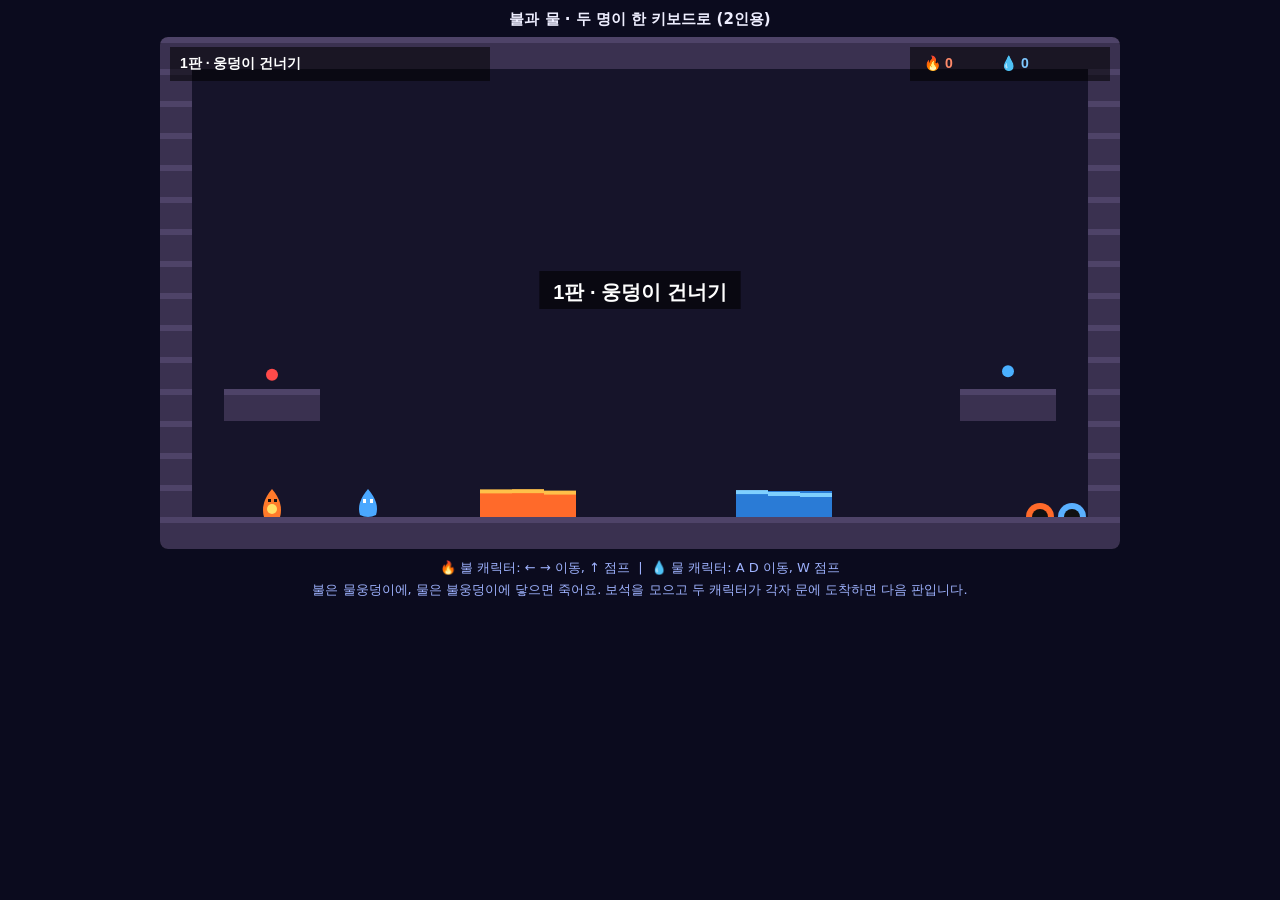
<file: frontend/public/games/fireice/index.html>
<!doctype html>
<html lang="ko">
<head>
<meta charset="utf-8">
<meta name="viewport" content="width=device-width,initial-scale=1">
<title>불과 물</title>
<style>
  body{margin:0;background:#0b0b1e;color:#eef;font-family:system-ui,"Malgun Gothic",sans-serif;min-height:100vh;display:flex;flex-direction:column;align-items:center}
  h1{font-size:15px;margin:10px 0 8px}
  canvas{width:100%;max-width:960px;height:auto;display:block;border-radius:8px;background:#000;touch-action:none}
  .help{font-size:13px;color:#9fb3ff;margin:8px 16px 16px;text-align:center;line-height:1.7}
</style>
</head>
<body>
<h1>불과 물 · 두 명이 한 키보드로 (2인용)</h1>
<canvas id="c" width="960" height="512"></canvas>
<div class="help">
  🔥 불 캐릭터: ← → 이동, ↑ 점프 &nbsp;|&nbsp; 💧 물 캐릭터: A D 이동, W 점프<br>
  불은 물웅덩이에, 물은 불웅덩이에 닿으면 죽어요. 보석을 모으고 두 캐릭터가 각자 문에 도착하면 다음 판입니다.
</div>
<script>
const cv = document.getElementById('c')
const ctx = cv.getContext('2d')
const T = 32, COLS = 30, ROWS = 16
const W = COLS * T, H = ROWS * T
const G = 1400, MOVE = 200, JUMP = 560

const keys = {}
let pressed = {}

// 판 설계: 발판, 웅덩이, 문, 보석, 판(P)과 문틀(D)을 적으면 격자를 만든다
// 웅덩이 F = 물에게 위험, W = 불에게 위험 (바닥 한 줄 높이)
const LEVELS = [
  {
    name: '1판 · 웅덩이 건너기',
    plats: [[2, 11, 3], [25, 11, 3]],
    pools: [[10, 14, 3, 'F'], [18, 14, 3, 'W']],
    fire: [3, 14], water: [6, 14],
    doors: { K: [27, 14], L: [28, 14] },
    gems: [[3, 10, 'r'], [26, 10, 'b']],
    plates: [], gates: [],
  },
  {
    name: '2판 · 발판을 누르고 같이 지나가요',
    plats: [[1, 11, 2], [26, 11, 2]],
    pools: [[8, 14, 2, 'W'], [20, 14, 2, 'F']],
    fire: [2, 14], water: [3, 14],
    doors: { K: [25, 14], L: [24, 14] },
    gems: [[2, 10, 'b'], [27, 10, 'r']],
    plates: [[4, 14], [16, 14]],
    gates: [[12, 11, 14]], // 열린 발판이 하나라도 있으면 문틀이 열린다
  },
  {
    name: '3판 · 계단을 함께 오르자',
    plats: [[4, 12, 3], [9, 10, 3], [14, 8, 4], [19, 6, 4]],
    pools: [[16, 14, 2, 'W'], [21, 14, 2, 'F']],
    fire: [1, 14], water: [2, 14],
    doors: { K: [20, 5], L: [21, 5] },
    gems: [[5, 11, 'r'], [10, 9, 'b'], [15, 7, 'r'], [22, 4, 'b']],
    plates: [],
    gates: [],
  },
]

// 판 하나를 격자로 만든다
function buildGrid(L) {
  const g = []
  for (let r = 0; r < ROWS; r++) {
    g.push([])
    for (let c = 0; c < COLS; c++) {
      g[r].push(r === 0 || r === ROWS - 1 || c === 0 || c === COLS - 1 ? '#' : '.')
    }
  }
  for (const [x, y, w] of L.plats) for (let i = 0; i < w; i++) g[y][x + i] = '#'
  for (const [x, y, w, t] of L.pools) for (let i = 0; i < w; i++) g[y][x + i] = t
  for (const [x, y] of L.plates) g[y][x] = 'P'
  for (const [x, y1, y2] of L.gates) for (let y = y1; y <= y2; y++) g[y][x] = 'D'
  for (const k of Object.keys(L.doors)) { const [x, y] = L.doors[k]; g[y][x] = k }
  for (const [x, y, t] of L.gems) g[y][x] = t
  return g
}

let S = null

function newLevel(idx) {
  const L = LEVELS[idx]
  S = {
    idx, grid: buildGrid(L), t: 0, gateOpen: false,
    fire: mkChar('fire', L.fire), water: mkChar('water', L.water),
    gems: { r: 0, b: 0 }, deadT: 0, doneT: 0, won: false, msg: L.name, msgT: 2.5,
    particles: [],
  }
  S.total = countGems(S.grid)
}
function mkChar(kind, pos) {
  return { kind, x: pos[0] * T + 4, y: pos[1] * T - 28 + 4, w: 24, h: 28, vx: 0, vy: 0, onGround: false, arrived: false, startX: pos[0] * T + 4, startY: pos[1] * T - 28 + 4 }
}
function countGems(g) {
  let r = 0, b = 0
  for (const row of g) for (const t of row) { if (t === 'r') r++; if (t === 'b') b++ }
  return { r, b }
}

function solid(c, r) {
  const t = S.grid[r] && S.grid[r][c]
  if (t === undefined) return true
  return t === '#' || (t === 'D' && !S.gateOpen)
}

// 한 축으로 움직이며 벽에 부딪히면 멈춘다
function moveAxis(p, axis, amt) {
  if (axis === 'x') {
    p.x += amt
    const c0 = Math.floor(p.x / T), c1 = Math.ceil((p.x + p.w) / T) - 1
    const r0 = Math.floor(p.y / T), r1 = Math.ceil((p.y + p.h) / T) - 1
    for (let r = r0; r <= r1; r++) for (let c = c0; c <= c1; c++) {
      if (solid(c, r)) {
        p.x = amt > 0 ? c * T - p.w : (c + 1) * T
        p.vx = 0
        return
      }
    }
  } else {
    p.y += amt
    const c0 = Math.floor(p.x / T), c1 = Math.ceil((p.x + p.w) / T) - 1
    const r0 = Math.floor(p.y / T), r1 = Math.ceil((p.y + p.h) / T) - 1
    for (let r = r0; r <= r1; r++) for (let c = c0; c <= c1; c++) {
      if (solid(c, r)) {
        if (amt > 0) { p.y = r * T - p.h; p.onGround = true }
        else p.y = (r + 1) * T
        p.vy = 0
        return
      }
    }
  }
}

// 캐릭터가 겹치는 칸들의 종류를 본다
function tilesOver(p, fn) {
  const c0 = Math.floor((p.x + 3) / T), c1 = Math.ceil((p.x + p.w - 4) / T) - 1
  const r0 = Math.floor((p.y + 3) / T), r1 = Math.ceil((p.y + p.h - 4) / T) - 1
  for (let r = r0; r <= r1; r++) for (let c = c0; c <= c1; c++) {
    const t = S.grid[r] && S.grid[r][c]
    if (t !== undefined) fn(t, c, r)
  }
}

function step(p, dt, left, right, jump) {
  if (p.dead) return
  p.vx = ((right ? 1 : 0) - (left ? 1 : 0)) * MOVE
  if (jump && p.onGround) { p.vy = -JUMP; p.onGround = false }
  p.vy += G * dt
  if (p.vy > 900) p.vy = 900
  p.onGround = false
  moveAxis(p, 'x', p.vx * dt)
  moveAxis(p, 'y', p.vy * dt)
}

function burst(x, y, color, n) {
  for (let i = 0; i < n; i++) {
    S.particles.push({ x, y, vx: (Math.random() - 0.5) * 160, vy: -Math.random() * 160, life: 0.5 + Math.random() * 0.3, color })
  }
}

function die(p, why) {
  if (S.deadT > 0 || S.won) return
  S.deadT = 0.9
  S.msg = why
  S.msgT = 1.6
  burst(p.x + p.w / 2, p.y + p.h / 2, p.kind === 'fire' ? '#ff7a3a' : '#5ab0ff', 18)
}

function update(dt) {
  S.t += dt
  S.msgT = Math.max(0, S.msgT - dt)
  for (const q of S.particles) { q.life -= dt; q.vy += 500 * dt; q.x += q.vx * dt; q.y += q.vy * dt }
  S.particles = S.particles.filter(q => q.life > 0)

  if (S.deadT > 0) {
    S.deadT -= dt
    if (S.deadT <= 0) newLevel(S.idx)
    pressed = {}
    return
  }
  if (S.won) {
    S.doneT -= dt
    if (S.doneT <= 0) {
      if (S.idx + 1 < LEVELS.length) newLevel(S.idx + 1)
      else { S.allDone = true }
    }
    pressed = {}
    return
  }

  // 판을 누르고 있는 캐릭터가 있으면 문틀이 열린다
  const plates = []
  for (let r = 0; r < ROWS; r++) for (let c = 0; c < COLS; c++) if (S.grid[r][c] === 'P') plates.push([c, r])
  S.gateOpen = false
  for (const p of [S.fire, S.water]) {
    for (const [c, r] of plates) {
      if (p.x + p.w > c * T + 4 && p.x < c * T + T - 4 && p.y + p.h > r * T && p.y < r * T + T) S.gateOpen = true
    }
  }

  step(S.fire, dt, keys.ArrowLeft, keys.ArrowRight, pressed.ArrowUp)
  step(S.water, dt, keys.KeyA, keys.KeyD, pressed.KeyW)

  for (const p of [S.fire, S.water]) {
    if (p.y > H) die(p, p.kind === 'fire' ? '불꽃이 떨어졌어요' : '물방울이 떨어졌어요')
    const hazard = p.kind === 'fire' ? 'W' : 'F' // 불은 물웅덩이, 물은 불웅덩이에서 죽는다
    tilesOver(p, (t, c, r) => {
      if (t === hazard) die(p, p.kind === 'fire' ? '불이 물에 닿아 꺼졌어요' : '물이 불에 닿아 증발했어요')
      if (t === (p.kind === 'fire' ? 'r' : 'b')) {
        S.grid[r][c] = '.'
        S.gems[t] = (S.gems[t] || 0) + 1
        burst(c * T + T / 2, r * T + T / 2, t === 'r' ? '#ff5a5a' : '#5ab0ff', 8)
      }
    })
  }

  // 문 도착: 몸 전체가 문 칸과 겹치면 도착
  for (const p of [S.fire, S.water]) {
    const [dx, dy] = LEVELS[S.idx].doors[p.kind === 'fire' ? 'K' : 'L']
    if (p.x + p.w > dx * T && p.x < dx * T + T && p.y + p.h > dy * T && p.y < dy * T + T) p.arrived = true
  }
  if (S.fire.arrived && S.water.arrived && S.deadT <= 0) {
    S.won = true
    S.doneT = 1.4
    S.msg = S.idx + 1 < LEVELS.length ? '두 캐릭터가 문에 도착! 다음 판' : '모든 판을 클리어했어요!'
    S.msgT = 1.6
  }
  pressed = {}
}

// 가운데 연결 확인: 판마다 두 캐릭터가 각자 문까지 갈 수 있는지 (문틀이 열린 상태로) 격자 탐색
function reachable(idx) {
  const L = LEVELS[idx]
  const g = buildGrid(L)
  const open = (c, r) => {
    const t = g[r] && g[r][c]
    return t !== undefined && t !== '#' && t !== 'D'
  }
  const walk = (start, goal, hazard) => {
    const q = [start], seen = new Set([start.join(',')])
    while (q.length) {
      const [c, r] = q.shift()
      if (c === goal[0] && r === goal[1]) return true
      const moves = []
      const onGround = !open(c, r + 1) || g[r + 1][c] === '#' || g[r + 1][c] === 'D'
      const cand = []
      if (onGround) {
        cand.push([c - 1, r], [c + 1, r])
        for (let dx = -3; dx <= 3; dx++) for (let dy = 1; dy <= 3; dy++) cand.push([c + dx, r - dy])
      } else {
        cand.push([c, r + 1], [c - 1, r], [c + 1, r])
      }
      for (const [nc, nr] of cand) {
        if (!open(nc, nr)) continue
        if (g[nr][nc] === hazard) continue
        const key = nc + ',' + nr
        if (seen.has(key)) continue
        seen.add(key)
        q.push([nc, nr])
      }
    }
    return false
  }
  const f = walk(L.fire, L.doors.K, 'W')
  const w = walk(L.water, L.doors.L, 'F')
  return f && w
}

// ---------- 그리기 ----------
function drawTile(t, c, r, x, y) {
  if (t === '#') {
    ctx.fillStyle = '#3a3150'; ctx.fillRect(x, y, T, T)
    ctx.fillStyle = '#4e4368'; ctx.fillRect(x, y, T, 6)
  } else if (t === 'F') {
    ctx.fillStyle = '#ff6a2a'; ctx.fillRect(x, y + 6, T, T - 6)
    ctx.fillStyle = '#ffc04a'; ctx.fillRect(x, y + 6 + Math.sin(S.t * 6 + c) * 2, T, 4)
  } else if (t === 'W') {
    ctx.fillStyle = '#2a7bd6'; ctx.fillRect(x, y + 6, T, T - 6)
    ctx.fillStyle = '#7fd0ff'; ctx.fillRect(x, y + 6 + Math.sin(S.t * 6 + c) * 2, T, 4)
  } else if (t === 'P') {
    ctx.fillStyle = '#c8a040'; ctx.fillRect(x + 2, y + T - 8, T - 4, 8)
  } else if (t === 'D') {
    ctx.fillStyle = S.gateOpen ? 'rgba(180,180,220,0.25)' : '#8d8da8'
    ctx.fillRect(x + 10, y, 12, T)
  } else if (t === 'K' || t === 'L') {
    const col = t === 'K' ? '#ff6a2a' : '#5ab0ff'
    ctx.fillStyle = col
    ctx.beginPath(); ctx.arc(x + T / 2, y + T, T / 2 - 2, Math.PI, 0); ctx.fill()
    ctx.fillStyle = '#111'
    ctx.beginPath(); ctx.arc(x + T / 2, y + T, T / 2 - 8, Math.PI, 0); ctx.fill()
  } else if (t === 'r') {
    ctx.fillStyle = '#ff4a4a'; ctx.beginPath(); ctx.arc(x + T / 2, y + T / 2 + Math.sin(S.t * 4 + c) * 2, 6, 0, Math.PI * 2); ctx.fill()
  } else if (t === 'b') {
    ctx.fillStyle = '#4ab0ff'; ctx.beginPath(); ctx.arc(x + T / 2, y + T / 2 + Math.sin(S.t * 4 + c) * 2, 6, 0, Math.PI * 2); ctx.fill()
  }
}

function drawFire(p) {
  const x = p.x, y = p.y
  ctx.fillStyle = '#ff7a2a'
  ctx.beginPath(); ctx.moveTo(x + 12, y); ctx.quadraticCurveTo(x + 24, y + 14, x + 20, y + 28); ctx.lineTo(x + 4, y + 28); ctx.quadraticCurveTo(x, y + 14, x + 12, y); ctx.fill()
  ctx.fillStyle = '#ffe066'
  ctx.beginPath(); ctx.arc(x + 12, y + 20, 5, 0, Math.PI * 2); ctx.fill()
  ctx.fillStyle = '#111'
  ctx.fillRect(x + 8, y + 10, 3, 3); ctx.fillRect(x + 14, y + 10, 3, 3)
}
function drawWater(p) {
  const x = p.x, y = p.y
  ctx.fillStyle = '#4aa8ff'
  ctx.beginPath(); ctx.moveTo(x + 12, y); ctx.quadraticCurveTo(x + 24, y + 14, x + 20, y + 26); ctx.quadraticCurveTo(x + 12, y + 30, x + 4, y + 26); ctx.quadraticCurveTo(x, y + 14, x + 12, y); ctx.fill()
  ctx.fillStyle = '#fff'
  ctx.fillRect(x + 7, y + 10, 3, 4); ctx.fillRect(x + 14, y + 10, 3, 4)
}

function draw() {
  ctx.fillStyle = '#16142a'
  ctx.fillRect(0, 0, W, H)
  for (let r = 0; r < ROWS; r++) for (let c = 0; c < COLS; c++) {
    const t = S.grid[r][c]
    if (t !== '.') drawTile(t, c, r, c * T, r * T)
  }
  for (const q of S.particles) {
    ctx.globalAlpha = Math.max(0, q.life * 2)
    ctx.fillStyle = q.color
    ctx.fillRect(q.x, q.y, 4, 4)
  }
  ctx.globalAlpha = 1
  if (S.deadT <= 0) { drawFire(S.fire); drawWater(S.water) }

  // HUD
  ctx.fillStyle = 'rgba(0,0,0,0.55)'
  ctx.fillRect(10, 10, 320, 34)
  ctx.fillStyle = '#fff'
  ctx.font = 'bold 14px sans-serif'
  ctx.textBaseline = 'middle'
  ctx.fillText(LEVELS[S.idx].name, 20, 27)
  ctx.fillStyle = 'rgba(0,0,0,0.55)'
  ctx.fillRect(W - 210, 10, 200, 34)
  ctx.fillStyle = '#ff8a6a'; ctx.fillText(`🔥 ${S.gems.r}`, W - 196, 27)
  ctx.fillStyle = '#7fc8ff'; ctx.fillText(`💧 ${S.gems.b}`, W - 120, 27)
  ctx.textBaseline = 'alphabetic'

  if (S.msgT > 0 && S.msg) {
    ctx.save()
    ctx.globalAlpha = Math.min(1, S.msgT)
    ctx.font = 'bold 20px sans-serif'
    ctx.textAlign = 'center'
    ctx.fillStyle = 'rgba(0,0,0,0.6)'
    const tw = ctx.measureText(S.msg).width
    ctx.fillRect(W / 2 - tw / 2 - 14, H / 2 - 22, tw + 28, 38)
    ctx.fillStyle = '#fff'
    ctx.fillText(S.msg, W / 2, H / 2 + 6)
    ctx.restore()
    ctx.textAlign = 'left'
  }
  if (S.allDone) {
    ctx.fillStyle = 'rgba(0,0,0,0.5)'; ctx.fillRect(0, 0, W, H)
    ctx.fillStyle = '#ffe066'; ctx.font = 'bold 30px sans-serif'; ctx.textAlign = 'center'
    ctx.fillText('모든 판 클리어!', W / 2, H / 2)
    ctx.fillStyle = '#fff'; ctx.font = '15px sans-serif'
    ctx.fillText('R 키를 누르면 1판부터 다시 시작해요', W / 2, H / 2 + 30)
    ctx.textAlign = 'left'
  }
}

// ---------- 입력 ----------
const CTRL = ['ArrowLeft', 'ArrowRight', 'ArrowUp', 'ArrowDown', 'Space', 'KeyA', 'KeyD', 'KeyW', 'KeyR']
window.addEventListener('keydown', (e) => {
  if (CTRL.includes(e.code)) e.preventDefault()
  if (e.code === 'KeyR' && !keys.KeyR) { newLevel(0) }
  if (!keys[e.code]) pressed[e.code] = true
  keys[e.code] = true
})
window.addEventListener('keyup', (e) => { keys[e.code] = false })
window.addEventListener('blur', () => { for (const k of Object.keys(keys)) keys[k] = false })

newLevel(0)
let last = performance.now()
function frame(now) {
  const dt = Math.min(0.033, (now - last) / 1000)
  last = now
  update(dt)
  draw()
  requestAnimationFrame(frame)
}
requestAnimationFrame(frame)
</script>
</body>
</html>
</file>
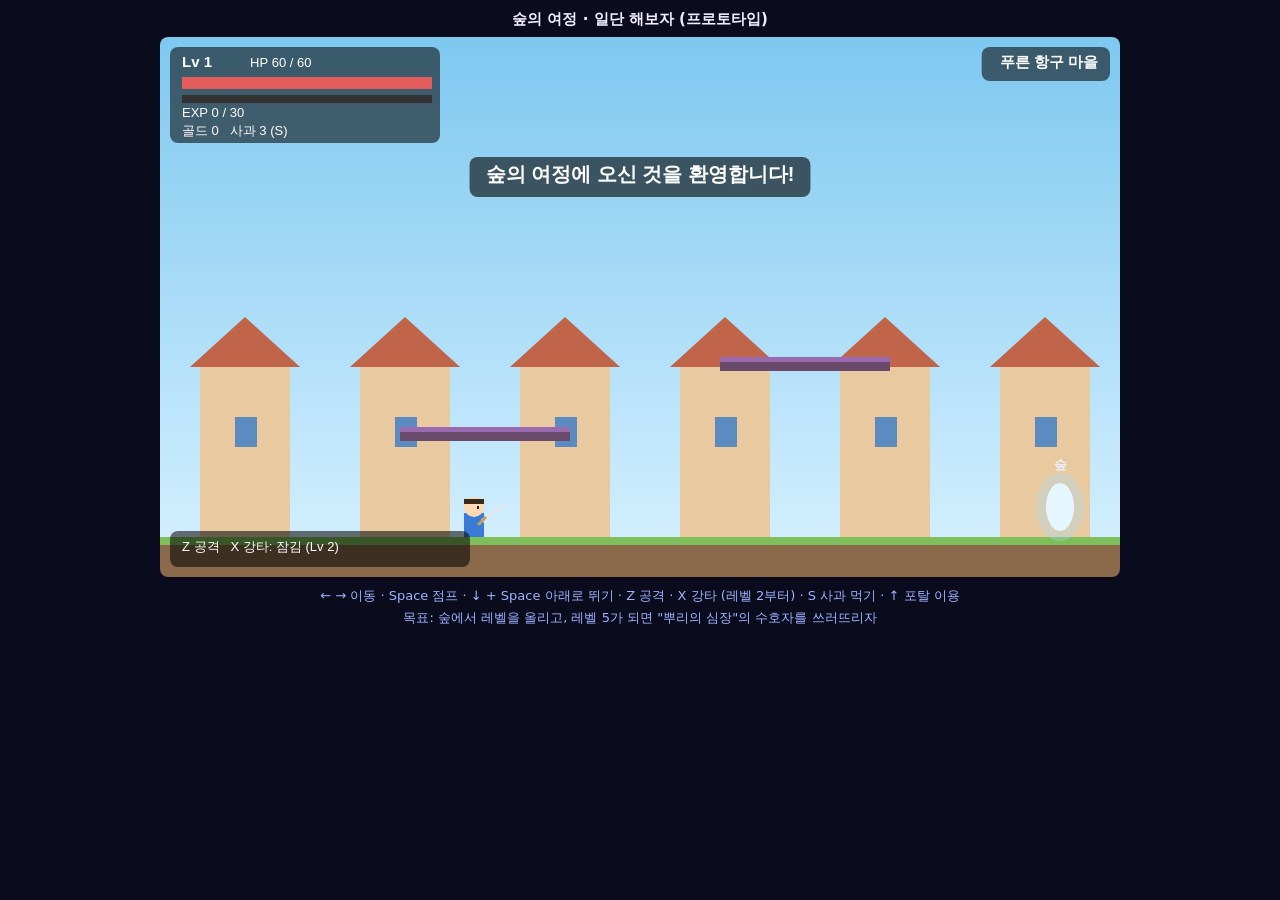
<file: frontend/public/games/forest-quest/index.html>
<!doctype html>
<html lang="ko">
<head>
<meta charset="utf-8">
<meta name="viewport" content="width=device-width,initial-scale=1">
<title>숲의 여정</title>
<style>
  :root{--bg:#0b0b1e;--fg:#eef;--muted:#9fb3ff}
  body{margin:0;background:var(--bg);color:var(--fg);font-family:system-ui,"Malgun Gothic",sans-serif;min-height:100vh;display:flex;flex-direction:column;align-items:center}
  h1{font-size:15px;margin:10px 0 8px}
  canvas{width:100%;max-width:960px;height:auto;display:block;border-radius:8px;background:#000;touch-action:none}
  .help{font-size:13px;color:var(--muted);margin:8px 16px 16px;text-align:center;line-height:1.7}
</style>
</head>
<body>
<h1>숲의 여정 · 일단 해보자 (프로토타입)</h1>
<canvas id="c" width="960" height="540"></canvas>
<div class="help">← → 이동 · Space 점프 · ↓ + Space 아래로 뛰기 · Z 공격 · X 강타 (레벨 2부터) · S 사과 먹기 · ↑ 포탈 이용<br>목표: 숲에서 레벨을 올리고, 레벨 5가 되면 "뿌리의 심장"의 수호자를 쓰러뜨리자</div>
<script>
const cv = document.getElementById('c')
const ctx = cv.getContext('2d')
const W = 960, H = 540
const GRAV = 1500, MOVE = 230, JUMP = 640, LV_MAX = 10, GROUND = 500

const keys = {}
let pressed = {}

// 몬스터 설정
const MON = {
  mush:  { name: '버섯',   w: 36, h: 36, hp: 22, speed: 50, dmg: 6, exp: 8,  gold: 2, color: '#e35d5d' },
  snail: { name: '달팽이', w: 40, h: 26, hp: 40, speed: 22, dmg: 7, exp: 12, gold: 3, color: '#f0d9a8' },
  bat:   { name: '박쥐',   w: 30, h: 22, hp: 16, speed: 75, dmg: 5, exp: 9,  gold: 2, color: '#7b6cc0', fly: true },
}

// 맵 설정. plats: 발판 (thin이면 아래에서 위로 통과, 아래 점프 가능)
const MAPS = {
  town: {
    name: '푸른 항구 마을', sky: ['#7ec8f0', '#d8f1ff'],
    plats: [
      { x: 0, y: GROUND, w: W, h: 40, thin: false },
      { x: 240, y: 390, w: 170, h: 14, thin: true },
      { x: 560, y: 320, w: 170, h: 14, thin: true },
    ],
    portals: [{ x: 880, y: 440, to: 'forest', arriveX: 60, label: '숲', needLv: 1 }],
    spawns: [],
  },
  forest: {
    name: '속삭이는 숲', sky: ['#2c5a3a', '#7fb37a'],
    plats: [
      { x: 0, y: GROUND, w: W, h: 40, thin: false },
      { x: 90, y: 400, w: 200, h: 14, thin: true },
      { x: 380, y: 330, w: 190, h: 14, thin: true },
      { x: 660, y: 400, w: 200, h: 14, thin: true },
      { x: 400, y: 200, w: 160, h: 14, thin: true },
    ],
    portals: [
      { x: 20, y: 440, to: 'town', arriveX: 840, label: '마을', needLv: 1 },
      { x: 900, y: 440, to: 'boss', arriveX: 60, label: '뿌리의 심장', needLv: 5 },
    ],
    spawns: [
      { plat: 1, types: ['mush', 'snail'] },
      { plat: 2, types: ['bat'] },
      { plat: 3, types: ['mush', 'snail'] },
      { plat: 4, types: ['bat'] },
      { plat: 0, types: ['snail', 'mush'] },
      { plat: 0, types: ['mush'] },
    ],
  },
  boss: {
    name: '뿌리의 심장', sky: ['#2b1a3a', '#5a2d5a'], boss: true,
    plats: [
      { x: 0, y: GROUND, w: W, h: 40, thin: false },
      { x: 300, y: 380, w: 360, h: 14, thin: true },
    ],
    portals: [{ x: 20, y: 440, to: 'forest', arriveX: 840, label: '숲', needLv: 1 }],
    spawns: [],
  },
}

let S = null

function newGame() {
  S = {
    map: 'town', t: 0, deadT: 0, won: false,
    p: {
      x: 300, y: 460, w: 28, h: 40, vx: 0, vy: 0, kbx: 0,
      onGround: false, groundPlat: null, dropUntil: 0,
      facing: 1, hp: 60, maxHp: 60, lv: 1, exp: 0, gold: 0, apples: 3,
      atkCd: 0, atkAnim: 0, skillCd: 0, inv: 0,
    },
    spawns: [], coins: [], texts: [], particles: [], slashes: [],
    boss: null, bossCleared: false,
    notice: '', noticeT: 0, shake: 0,
  }
  enterMap('town', 300)
  say('숲의 여정에 오신 것을 환영합니다!')
}

function say(msg) {
  S.notice = msg
  S.noticeT = 2.4
}

function expNeed(lv) { return lv * 30 }
function atkPower() { return 8 + (S.p.lv - 1) * 2 }

// 맵 이동: 발판마다 몬스터 자리를 만들고 바로 채운다
function enterMap(id, x) {
  const M = MAPS[id]
  S.map = id
  S.coins = []
  S.boss = null
  S.slashes = []
  const p = S.p
  p.x = x
  p.y = GROUND - p.h
  p.vx = 0; p.vy = 0; p.kbx = 0
  p.onGround = true; p.groundPlat = null
  p.inv = 1.0
  S.spawns = M.spawns.map((sp) => ({ ...sp, m: null, timer: 0 }))
  for (const sp of S.spawns) spawnAt(sp)
  if (M.boss && !S.bossCleared) spawnBoss()
  if (M.boss && S.bossCleared) say('뿌리의 심장은 이미 정화되었다.')
  else say(M.name)
}

function spawnAt(sp) {
  const type = sp.types[Math.floor(Math.random() * sp.types.length)]
  const T = MON[type]
  const plat = MAPS[S.map].plats[sp.plat]
  const flyY = plat.y - 110 - Math.random() * 60
  const baseY = T.fly ? flyY : plat.y - T.h
  sp.m = {
    type, T, name: T.name, sp,
    w: T.w, h: T.h, hp: T.hp, maxHp: T.hp,
    x: plat.x + Math.random() * Math.max(0, plat.w - T.w),
    y: baseY, baseY,
    minX: plat.x, maxX: plat.x + plat.w - T.w,
    dir: Math.random() < 0.5 ? -1 : 1,
    t: Math.random() * 6, flash: 0, kx: 0,
  }
}

function spawnBoss() {
  S.boss = {
    isBoss: true, x: 600, y: GROUND - 130, w: 120, h: 130,
    hp: 300, maxHp: 300, vx: 0, vy: 0, onGround: true,
    state: 'chase', t: 0, flash: 0, dead: false,
  }
}

function liveMonsters() {
  return S.spawns.filter((s) => s.m).map((s) => s.m)
}

function targets() {
  const list = liveMonsters()
  if (S.boss && !S.boss.dead) list.push(S.boss)
  return list
}

function overlap(a, b) {
  return a.x < b.x + b.w && a.x + a.w > b.x && a.y < b.y + b.h && a.y + a.h > b.y
}

// 효과: 떠오르는 숫자, 파티클, 칼 궤적
function pushText(x, y, str, color) {
  S.texts.push({ x, y, str, color, t: 0 })
}

function burst(x, y, color, n) {
  for (let i = 0; i < n; i++) {
    const a = Math.random() * Math.PI * 2
    const s = 60 + Math.random() * 160
    S.particles.push({ x, y, vx: Math.cos(a) * s, vy: Math.sin(a) * s - 60, life: 0.5 + Math.random() * 0.3, color })
  }
}

function updateFx(dt) {
  for (const t of S.texts) { t.t += dt; t.y -= 40 * dt }
  S.texts = S.texts.filter((t) => t.t < 0.9)
  for (const q of S.particles) {
    q.life -= dt
    q.vy += 500 * dt
    q.x += q.vx * dt
    q.y += q.vy * dt
  }
  S.particles = S.particles.filter((q) => q.life > 0)
  for (const s of S.slashes) s.t += dt
  S.slashes = S.slashes.filter((s) => s.t < 0.2)
}

// 플레이어가 맞았을 때
function hurtPlayer(dmg, dir) {
  const p = S.p
  if (p.inv > 0 || S.deadT > 0) return
  p.hp = Math.max(0, p.hp - dmg)
  p.inv = 1.0
  p.kbx = dir * 240
  p.vy = -260
  p.onGround = false
  S.shake = 8
  pushText(p.x + p.w / 2, p.y - 10, '-' + dmg, '#ff6b6b')
  if (p.hp <= 0) {
    S.deadT = 2.5
    say('쓰러졌다… 마을에서 깨어납니다')
  }
}

function gainExp(n) {
  const p = S.p
  p.exp += n
  pushText(p.x + p.w / 2, p.y - 26, `EXP +${n}`, '#9ef0ff')
  while (p.lv < LV_MAX && p.exp >= expNeed(p.lv)) {
    p.exp -= expNeed(p.lv)
    p.lv += 1
    p.maxHp += 15
    p.hp = p.maxHp
    say(`레벨 업! Lv ${p.lv}`)
    burst(p.x + p.w / 2, p.y, '#ffe066', 22)
  }
}

function hitMonster(m, dmg, dir) {
  m.hp -= dmg
  m.flash = 0.12
  pushText(m.x + m.w / 2, m.y - 6, String(dmg), '#ffe066')
  if (!m.isBoss) m.kx = dir * 140
  if (m.hp <= 0) killMonster(m)
}

function killMonster(m) {
  const cx = m.x + m.w / 2, cy = m.y + m.h / 2
  if (m.isBoss) {
    m.dead = true
    S.bossCleared = true
    S.won = true
    S.shake = 16
    burst(cx, cy, '#9be36a', 40)
    gainExp(150)
    say('뿌리의 수호자를 쓰러뜨렸다! 숲의 여정 1막 완료')
    return
  }
  const sp = m.sp
  sp.m = null
  sp.timer = 6
  gainExp(m.T.exp)
  for (let i = 0; i < m.T.gold; i++) {
    S.coins.push({ kind: 'gold', v: 1, x: cx + (Math.random() - 0.5) * 24, y: cy, t: 0, life: 12 })
  }
  if (Math.random() < 0.15) {
    S.coins.push({ kind: 'apple', v: 1, x: cx, y: cy, t: 0, life: 12 })
  }
  burst(cx, cy, m.T.color, 14)
  S.shake = Math.max(S.shake, 3)
}

// 공격 판정: 상자 안에 든 적 전부에게 피해
function attackBox(box, dmg, dir) {
  for (const m of targets()) {
    if (overlap(box, m)) hitMonster(m, dmg, dir)
  }
}

function updatePlayer(dt) {
  const p = S.p
  const left = keys.ArrowLeft || keys.KeyA
  const right = keys.ArrowRight || keys.KeyD
  const move = ((right ? 1 : 0) - (left ? 1 : 0)) * MOVE
  if (move) p.facing = Math.sign(move)

  // 점프 / 아래로 뛰기
  if (pressed.Space && p.onGround) {
    if (keys.ArrowDown && p.groundPlat && p.groundPlat.thin) {
      p.dropUntil = S.t + 0.35
      p.onGround = false
      p.vy = 120
    } else {
      p.vy = -JUMP
      p.onGround = false
    }
  }

  p.vx = move + p.kbx
  p.kbx *= Math.pow(0.02, dt)
  if (Math.abs(p.kbx) < 1) p.kbx = 0

  p.vy += GRAV * dt
  const oldBottom = p.y + p.h
  p.x = Math.min(W - p.w, Math.max(0, p.x + p.vx * dt))
  p.y += p.vy * dt

  // 발판 착지 (위에서 떨어질 때만)
  p.onGround = false
  if (p.vy >= 0) {
    for (const pl of MAPS[S.map].plats) {
      const newBottom = p.y + p.h
      const within = p.x + p.w > pl.x + 2 && p.x < pl.x + pl.w - 2
      if (within && oldBottom <= pl.y + 2 && newBottom >= pl.y) {
        if (pl.thin && p.dropUntil > S.t) continue
        p.y = pl.y - p.h
        p.vy = 0
        p.onGround = true
        p.groundPlat = pl
        break
      }
    }
  }
  if (p.vy < 0 || !p.onGround) {
    // 공중에 있는 동안 발판 정보는 지운다
    if (!p.onGround) p.groundPlat = null
  }
}

function updateMonsters(dt) {
  for (const sp of S.spawns) {
    if (!sp.m) {
      sp.timer -= dt
      if (sp.timer <= 0) spawnAt(sp)
      continue
    }
    const m = sp.m
    m.t += dt
    m.flash = Math.max(0, m.flash - dt)
    m.kx *= Math.pow(0.001, dt)
    m.x += (m.dir * m.T.speed + m.kx) * dt
    if (m.x <= m.minX) { m.x = m.minX; m.dir = 1 }
    if (m.x >= m.maxX) { m.x = m.maxX; m.dir = -1 }
    if (m.T.fly) m.y = m.baseY + Math.sin(m.t * 3) * 18
    if (overlap(S.p, m)) hurtPlayer(m.T.dmg, Math.sign(S.p.x + S.p.w / 2 - (m.x + m.w / 2)) || 1)
  }
}

// 보스: 쫓아가기 → 점프 → 착지하면 충격파
function updateBoss(dt) {
  const b = S.boss
  if (!b || b.dead) return
  const p = S.p
  b.t += dt
  b.flash = Math.max(0, b.flash - dt)
  const bcx = b.x + b.w / 2
  const pcx = p.x + p.w / 2

  if (b.state === 'chase') {
    b.vx = Math.sign(pcx - bcx || 1) * 85
    if (b.t > 2.2 && b.onGround) {
      b.state = 'jump'
      b.t = 0
      b.vx = 0
      b.vy = -620
      b.onGround = false
    }
  }

  const wasAir = !b.onGround
  b.vy += GRAV * dt
  b.x = Math.min(W - b.w, Math.max(0, b.x + b.vx * dt))
  b.y += b.vy * dt
  const floor = GROUND - b.h
  if (b.y >= floor && b.vy >= 0) {
    b.y = floor
    b.vy = 0
    b.onGround = true
    if (wasAir && b.state === 'jump') {
      b.state = 'chase'
      b.t = 0
      S.shake = 14
      burst(bcx, GROUND, '#c08a5a', 18)
      if (Math.abs(pcx - bcx) < 220 && p.onGround) hurtPlayer(14, Math.sign(pcx - bcx) || 1)
    }
  }

  if (overlap(p, b)) hurtPlayer(10, Math.sign(pcx - bcx) || 1)
}

function updateItems(dt) {
  const p = S.p
  for (const c of S.coins) {
    c.t += dt
    c.life -= dt
    if (Math.hypot(p.x + p.w / 2 - c.x, p.y + p.h / 2 - c.y) < 36) {
      c.collected = true
      if (c.kind === 'gold') {
        p.gold += c.v
        pushText(c.x, c.y - 8, '+1 골드', '#ffd447')
      } else {
        p.apples += 1
        pushText(c.x, c.y - 8, '사과 +1', '#9be36a')
      }
    }
  }
  S.coins = S.coins.filter((c) => !c.collected && c.life > 0)
}

function update(dt) {
  S.t += dt
  S.shake *= Math.pow(0.001, dt)
  if (S.shake < 0.2) S.shake = 0
  S.noticeT = Math.max(0, S.noticeT - dt)
  updateFx(dt)

  // 쓰러졌을 때: 잠깐 기다렸다가 마을에서 다시 시작
  if (S.deadT > 0) {
    S.deadT -= dt
    if (S.deadT <= 0) {
      S.p.hp = Math.floor(S.p.maxHp / 2)
      enterMap('town', 300)
    }
    pressed = {}
    return
  }

  const p = S.p
  p.atkCd = Math.max(0, p.atkCd - dt)
  p.skillCd = Math.max(0, p.skillCd - dt)
  p.atkAnim = Math.max(0, p.atkAnim - dt)
  p.inv = Math.max(0, p.inv - dt)

  // 공격 Z
  if (pressed.KeyZ && p.atkCd <= 0) {
    p.atkCd = 0.35
    p.atkAnim = 0.15
    S.slashes.push({ x: p.x + p.w / 2 + p.facing * 22, y: p.y + p.h / 2, dir: p.facing, t: 0, big: false })
    attackBox({ x: p.facing > 0 ? p.x + p.w : p.x - 42, y: p.y - 6, w: 42, h: p.h + 12 }, atkPower(), p.facing)
  }

  // 강타 X (레벨 2부터)
  if (pressed.KeyX) {
    if (p.lv < 2) say('강타는 레벨 2부터 쓸 수 있어요')
    else if (p.skillCd > 0) say(`강타 준비 중… ${Math.ceil(p.skillCd)}초`)
    else {
      p.skillCd = 4
      p.atkAnim = 0.25
      S.shake = Math.max(S.shake, 6)
      S.slashes.push({ x: p.x + p.w / 2 + p.facing * 30, y: p.y + p.h / 2, dir: p.facing, t: 0, big: true })
      attackBox({ x: p.facing > 0 ? p.x + p.w : p.x - 70, y: p.y - 14, w: 70, h: p.h + 28 }, atkPower() * 2, p.facing)
    }
  }

  // 사과 S
  if (pressed.KeyS) {
    if (p.apples <= 0) say('사과가 없어요')
    else if (p.hp >= p.maxHp) say('체력이 가득 찼어요')
    else {
      p.apples -= 1
      const before = p.hp
      p.hp = Math.min(p.maxHp, p.hp + 30)
      pushText(p.x + p.w / 2, p.y - 10, `+${p.hp - before}`, '#9be36a')
    }
  }

  updatePlayer(dt)
  updateMonsters(dt)
  updateBoss(dt)
  updateItems(dt)

  // 포탈 ↑
  if (pressed.ArrowUp || pressed.KeyW) {
    const M = MAPS[S.map]
    for (const pt of M.portals) {
      const near = overlap(p, { x: pt.x - 10, y: pt.y - 10, w: 60, h: 70 })
      if (!near) continue
      if (p.lv < pt.needLv) {
        say(`레벨 ${pt.needLv} 이상이어야 들어갈 수 있어요`)
      } else {
        enterMap(pt.to, pt.arriveX)
      }
      break
    }
  }

  pressed = {}
}

// ---------- 그리기 ----------
function drawDeco(M) {
  if (S.map === 'town') {
    for (let i = 0; i < 6; i++) {
      const x = 40 + i * 160
      ctx.fillStyle = '#e8c9a0'
      ctx.fillRect(x, 330, 90, 170)
      ctx.fillStyle = '#c0644a'
      ctx.beginPath(); ctx.moveTo(x - 10, 330); ctx.lineTo(x + 45, 280); ctx.lineTo(x + 100, 330); ctx.fill()
      ctx.fillStyle = '#5b8bc0'
      ctx.fillRect(x + 35, 380, 22, 30)
    }
  } else if (S.map === 'forest') {
    for (let i = 0; i < 7; i++) {
      const x = 30 + i * 150
      ctx.fillStyle = '#4a3320'
      ctx.fillRect(x + 36, 300, 16, 200)
      ctx.fillStyle = '#2f6b3a'
      ctx.beginPath(); ctx.arc(x + 44, 290, 46, 0, Math.PI * 2); ctx.fill()
      ctx.fillStyle = '#3f8a4a'
      ctx.beginPath(); ctx.arc(x + 30, 270, 30, 0, Math.PI * 2); ctx.fill()
    }
  } else {
    for (let i = 0; i < 4; i++) {
      const x = 80 + i * 240
      ctx.fillStyle = 'rgba(120,60,120,0.35)'
      ctx.fillRect(x, 120, 30, 380)
      ctx.beginPath(); ctx.arc(x + 15, 110, 26, 0, Math.PI * 2); ctx.fill()
    }
  }
}

function drawPlat(pl, M) {
  if (pl.y >= GROUND) {
    ctx.fillStyle = M.sky[1] === '#d8f1ff' ? '#8a6a4a' : (S.map === 'forest' ? '#5a4128' : '#3b2b3b')
    ctx.fillRect(pl.x, pl.y, pl.w, pl.h)
    ctx.fillStyle = S.map === 'forest' ? '#4f9a4a' : (S.map === 'town' ? '#7fbf5a' : '#6a4a6a')
    ctx.fillRect(pl.x, pl.y, pl.w, 8)
  } else {
    ctx.fillStyle = S.map === 'forest' ? '#6b4f2a' : '#6a4a6a'
    ctx.fillRect(pl.x, pl.y, pl.w, pl.h)
    ctx.fillStyle = S.map === 'forest' ? '#4f9a4a' : '#9a6ab0'
    ctx.fillRect(pl.x, pl.y, pl.w, 5)
  }
}

function drawPortal(pt) {
  const cx = pt.x + 20, cy = pt.y + 30
  const pulse = 0.5 + Math.sin(S.t * 4) * 0.2
  ctx.fillStyle = `rgba(160,220,255,${pulse})`
  ctx.beginPath(); ctx.ellipse(cx, cy, 24, 34, 0, 0, Math.PI * 2); ctx.fill()
  ctx.fillStyle = '#e6f6ff'
  ctx.beginPath(); ctx.ellipse(cx, cy, 14, 24, 0, 0, Math.PI * 2); ctx.fill()
  ctx.fillStyle = '#eef'
  ctx.font = 'bold 13px sans-serif'
  ctx.textAlign = 'center'
  ctx.fillText(pt.label, cx, pt.y - 8)
  ctx.textAlign = 'left'
}

function drawItem(c) {
  const bob = Math.sin(S.t * 5 + c.x) * 3
  if (c.kind === 'gold') {
    ctx.fillStyle = '#ffd447'
    ctx.beginPath(); ctx.arc(c.x, c.y + bob, 7, 0, Math.PI * 2); ctx.fill()
    ctx.strokeStyle = '#8a6a00'; ctx.lineWidth = 2; ctx.stroke()
  } else {
    ctx.fillStyle = '#e35d5d'
    ctx.beginPath(); ctx.arc(c.x, c.y + bob, 9, 0, Math.PI * 2); ctx.fill()
    ctx.fillStyle = '#9be36a'
    ctx.fillRect(c.x - 1, c.y + bob - 12, 3, 6)
  }
}

function drawMonster(m) {
  const white = m.flash > 0
  const x = m.x, y = m.y
  ctx.save()
  if (m.type === 'mush') {
    ctx.fillStyle = white ? '#fff' : '#f2e6c9'
    ctx.fillRect(x + m.w * 0.3, y + m.h * 0.5, m.w * 0.4, m.h * 0.5)
    ctx.fillStyle = white ? '#fff' : m.T.color
    ctx.beginPath(); ctx.ellipse(x + m.w / 2, y + m.h * 0.5, m.w / 2, m.h * 0.5, 0, Math.PI, 0); ctx.fill()
    ctx.fillStyle = '#fff'
    ctx.beginPath(); ctx.arc(x + m.w * 0.3, y + m.h * 0.42, 3, 0, Math.PI * 2); ctx.fill()
    ctx.beginPath(); ctx.arc(x + m.w * 0.7, y + m.h * 0.42, 3, 0, Math.PI * 2); ctx.fill()
    ctx.fillStyle = '#222'
    ctx.fillRect(x + m.w * 0.36, y + m.h * 0.72, 3, 4)
    ctx.fillRect(x + m.w * 0.6, y + m.h * 0.72, 3, 4)
  } else if (m.type === 'snail') {
    ctx.fillStyle = white ? '#fff' : '#e8cf96'
    ctx.fillRect(x, y + m.h * 0.5, m.w, m.h * 0.5)
    ctx.fillStyle = white ? '#fff' : '#9b6b3c'
    ctx.beginPath(); ctx.arc(x + m.w * 0.55, y + m.h * 0.42, m.h * 0.45, 0, Math.PI * 2); ctx.fill()
    ctx.strokeStyle = '#6b4620'; ctx.lineWidth = 2
    ctx.beginPath(); ctx.arc(x + m.w * 0.55, y + m.h * 0.42, m.h * 0.22, 0, Math.PI * 1.7); ctx.stroke()
  } else {
    const flap = Math.sin(m.t * 12) * 6
    ctx.fillStyle = white ? '#fff' : m.T.color
    ctx.beginPath()
    ctx.moveTo(x, y + m.h / 2)
    ctx.lineTo(x + m.w * 0.2, y + m.h * 0.2 + flap)
    ctx.lineTo(x + m.w * 0.4, y + m.h / 2)
    ctx.lineTo(x + m.w * 0.6, y + m.h * 0.2 + flap)
    ctx.lineTo(x + m.w, y + m.h / 2)
    ctx.lineTo(x + m.w / 2, y + m.h)
    ctx.fill()
    ctx.fillStyle = '#fff'
    ctx.beginPath(); ctx.arc(x + m.w * 0.4, y + m.h * 0.45, 2, 0, Math.PI * 2); ctx.fill()
    ctx.beginPath(); ctx.arc(x + m.w * 0.6, y + m.h * 0.45, 2, 0, Math.PI * 2); ctx.fill()
  }
  ctx.restore()
  if (m.hp < m.maxHp) hpBar(x, y - 8, m.w, m.hp, m.maxHp)
}

function drawBoss(b) {
  const white = b.flash > 0
  const x = b.x, y = b.y
  ctx.fillStyle = white ? '#fff' : '#6d4a2b'
  ctx.fillRect(x + b.w * 0.35, y + b.h * 0.4, b.w * 0.3, b.h * 0.6)
  ctx.fillStyle = white ? '#fff' : '#2f6b3a'
  ctx.beginPath(); ctx.ellipse(x + b.w / 2, y + b.h * 0.35, b.w * 0.5, b.h * 0.38, 0, 0, Math.PI * 2); ctx.fill()
  ctx.fillStyle = '#ffe066'
  ctx.beginPath(); ctx.arc(x + b.w * 0.36, y + b.h * 0.32, 6, 0, Math.PI * 2); ctx.fill()
  ctx.beginPath(); ctx.arc(x + b.w * 0.64, y + b.h * 0.32, 6, 0, Math.PI * 2); ctx.fill()
  ctx.fillStyle = '#1a1a1a'
  ctx.fillRect(x + b.w * 0.34, y + b.h * 0.3, 4, 4)
  ctx.fillRect(x + b.w * 0.62, y + b.h * 0.3, 4, 4)
}

function hpBar(x, y, w, hp, max) {
  ctx.fillStyle = '#333'
  ctx.fillRect(x, y, w, 5)
  ctx.fillStyle = '#4cd964'
  ctx.fillRect(x, y, w * Math.max(0, hp / max), 5)
}

function drawPlayer(p) {
  if (p.inv > 0 && Math.floor(S.t * 15) % 2 === 0) return
  const x = p.x, y = p.y
  ctx.fillStyle = '#3a7bd5'
  ctx.fillRect(x + 4, y + 16, p.w - 8, p.h - 16)
  ctx.fillStyle = '#ffd9b3'
  ctx.beginPath(); ctx.arc(x + p.w / 2, y + 10, 10, 0, Math.PI * 2); ctx.fill()
  ctx.fillStyle = '#3a2a1a'
  ctx.fillRect(x + 4, y + 2, p.w - 8, 5)
  ctx.fillStyle = '#222'
  ctx.fillRect(x + p.w / 2 + p.facing * 3, y + 9, 2, 3)
  // 검
  const hx = x + p.w / 2 + p.facing * 8, hy = y + 24
  ctx.strokeStyle = '#dfe6ee'; ctx.lineWidth = 4
  ctx.beginPath(); ctx.moveTo(hx, hy); ctx.lineTo(hx + p.facing * 22, hy - 16); ctx.stroke()
  ctx.strokeStyle = '#c0a060'; ctx.lineWidth = 3
  ctx.beginPath(); ctx.moveTo(hx - 4, hy + 4); ctx.lineTo(hx + 4, hy - 4); ctx.stroke()
}

function drawSlashes() {
  for (const s of S.slashes) {
    const k = s.t / 0.2
    const r = s.big ? 58 : 36
    ctx.save()
    ctx.globalAlpha = 1 - k
    ctx.strokeStyle = s.big ? '#ffe066' : '#eef'
    ctx.lineWidth = s.big ? 8 : 5
    ctx.beginPath()
    if (s.dir > 0) ctx.arc(s.x - 14, s.y, r, -1.0, 1.0)
    else ctx.arc(s.x + 14, s.y, r, Math.PI - 1.0, Math.PI + 1.0)
    ctx.stroke()
    ctx.restore()
  }
}

function drawHud() {
  const p = S.p
  // 왼쪽 위 상태판
  ctx.fillStyle = 'rgba(0,0,0,0.55)'
  roundRect(10, 10, 270, 96, 8)
  ctx.fillStyle = '#fff'
  ctx.font = 'bold 15px sans-serif'
  ctx.textBaseline = 'top'
  ctx.fillText(`Lv ${p.lv}`, 22, 18)
  ctx.font = '13px sans-serif'
  ctx.fillText(`HP ${p.hp} / ${p.maxHp}`, 90, 20)
  ctx.fillStyle = '#333'; ctx.fillRect(22, 40, 250, 12)
  ctx.fillStyle = '#e35d5d'; ctx.fillRect(22, 40, 250 * Math.max(0, p.hp / p.maxHp), 12)
  ctx.fillStyle = '#333'; ctx.fillRect(22, 58, 250, 8)
  ctx.fillStyle = '#5ab0ff'
  const need = expNeed(p.lv)
  ctx.fillRect(22, 58, 250 * (p.lv >= LV_MAX ? 1 : p.exp / need), 8)
  ctx.fillStyle = '#fff'
  ctx.font = '13px sans-serif'
  ctx.fillText(p.lv >= LV_MAX ? 'EXP 최대' : `EXP ${p.exp} / ${need}`, 22, 70)
  ctx.fillText(`골드 ${p.gold}   사과 ${p.apples} (S)`, 22, 88)

  // 오른쪽 위 지역 이름
  const name = MAPS[S.map].name
  ctx.fillStyle = 'rgba(0,0,0,0.55)'
  ctx.font = 'bold 15px sans-serif'
  const tw = ctx.measureText(name).width
  roundRect(W - tw - 40, 10, tw + 30, 34, 8)
  ctx.fillStyle = '#fff'
  ctx.textAlign = 'right'
  ctx.fillText(name, W - 22, 18)
  ctx.textAlign = 'left'

  // 아래 스킬 상태
  const sk = p.lv < 2 ? '잠김 (Lv 2)' : (p.skillCd > 0 ? `${Math.ceil(p.skillCd)}초` : '준비됨')
  ctx.fillStyle = 'rgba(0,0,0,0.55)'
  roundRect(10, H - 46, 300, 36, 8)
  ctx.fillStyle = '#fff'
  ctx.font = '13px sans-serif'
  ctx.fillText(`Z 공격   X 강타: ${sk}`, 22, H - 36)

  // 보스 체력
  if (S.boss && !S.boss.dead) {
    const bw = 420
    ctx.fillStyle = 'rgba(0,0,0,0.55)'
    roundRect(W / 2 - bw / 2 - 10, 46, bw + 20, 34, 8)
    ctx.fillStyle = '#fff'
    ctx.font = 'bold 13px sans-serif'
    ctx.textAlign = 'center'
    ctx.fillText(`뿌리의 수호자  ${S.boss.hp} / ${S.boss.maxHp}`, W / 2, 52)
    ctx.fillStyle = '#333'; ctx.fillRect(W / 2 - bw / 2, 68, bw, 8)
    ctx.fillStyle = '#c05ae0'; ctx.fillRect(W / 2 - bw / 2, 68, bw * Math.max(0, S.boss.hp / S.boss.maxHp), 8)
    ctx.textAlign = 'left'
  }

  // 알림
  if (S.noticeT > 0 && S.notice) {
    ctx.save()
    ctx.globalAlpha = Math.min(1, S.noticeT)
    ctx.font = 'bold 20px sans-serif'
    ctx.textAlign = 'center'
    ctx.fillStyle = 'rgba(0,0,0,0.6)'
    const nw = ctx.measureText(S.notice).width
    roundRect(W / 2 - nw / 2 - 16, 120, nw + 32, 40, 8)
    ctx.fillStyle = '#fff'
    ctx.fillText(S.notice, W / 2, 128)
    ctx.restore()
    ctx.textAlign = 'left'
  }
  ctx.textBaseline = 'alphabetic'
}

function roundRect(x, y, w, h, r) {
  ctx.beginPath()
  ctx.moveTo(x + r, y)
  ctx.arcTo(x + w, y, x + w, y + h, r)
  ctx.arcTo(x + w, y + h, x, y + h, r)
  ctx.arcTo(x, y + h, x, y, r)
  ctx.arcTo(x, y, x + w, y, r)
  ctx.closePath()
  ctx.fill()
}

function draw() {
  ctx.save()
  if (S.shake > 0.3) ctx.translate((Math.random() - 0.5) * S.shake, (Math.random() - 0.5) * S.shake)
  const M = MAPS[S.map]
  const g = ctx.createLinearGradient(0, 0, 0, H)
  g.addColorStop(0, M.sky[0])
  g.addColorStop(1, M.sky[1])
  ctx.fillStyle = g
  ctx.fillRect(0, 0, W, H)
  drawDeco(M)
  for (const pl of M.plats) drawPlat(pl, M)
  for (const pt of M.portals) drawPortal(pt)
  for (const c of S.coins) drawItem(c)
  for (const m of liveMonsters()) drawMonster(m)
  if (S.boss && !S.boss.dead) drawBoss(S.boss)
  drawPlayer(S.p)
  drawSlashes()
  for (const q of S.particles) {
    ctx.globalAlpha = Math.max(0, q.life * 2)
    ctx.fillStyle = q.color
    ctx.fillRect(q.x, q.y, 4, 4)
  }
  ctx.globalAlpha = 1
  ctx.font = 'bold 16px sans-serif'
  for (const t of S.texts) {
    ctx.globalAlpha = Math.max(0, 1 - t.t / 0.9)
    ctx.fillStyle = t.color
    ctx.textAlign = 'center'
    ctx.fillText(t.str, t.x, t.y)
  }
  ctx.globalAlpha = 1
  ctx.textAlign = 'left'
  ctx.restore()

  drawHud()

  if (S.deadT > 0) {
    ctx.fillStyle = 'rgba(0,0,0,0.5)'
    ctx.fillRect(0, 0, W, H)
    ctx.fillStyle = '#fff'
    ctx.font = 'bold 26px sans-serif'
    ctx.textAlign = 'center'
    ctx.fillText('쓰러졌다…', W / 2, H / 2 - 10)
    ctx.font = '15px sans-serif'
    ctx.fillText('마을에서 다시 깨어납니다', W / 2, H / 2 + 20)
    ctx.textAlign = 'left'
  }
  if (S.won) {
    ctx.fillStyle = 'rgba(0,0,0,0.45)'
    ctx.fillRect(0, H / 2 - 60, W, 120)
    ctx.fillStyle = '#ffe066'
    ctx.font = 'bold 28px sans-serif'
    ctx.textAlign = 'center'
    ctx.fillText('숲의 여정 1막 완료!', W / 2, H / 2 - 16)
    ctx.fillStyle = '#fff'
    ctx.font = '15px sans-serif'
    ctx.fillText('숲과 마을을 자유롭게 돌아다니며 계속 레벨을 올려 보세요', W / 2, H / 2 + 20)
    ctx.textAlign = 'left'
  }
}

// ---------- 입력 ----------
const CTRL = ['ArrowLeft', 'ArrowRight', 'ArrowUp', 'ArrowDown', 'Space', 'KeyA', 'KeyD', 'KeyW', 'KeyS', 'KeyZ', 'KeyX']
window.addEventListener('keydown', (e) => {
  if (CTRL.includes(e.code)) e.preventDefault()
  if (!keys[e.code]) pressed[e.code] = true
  keys[e.code] = true
})
window.addEventListener('keyup', (e) => { keys[e.code] = false })
window.addEventListener('blur', () => { for (const k of Object.keys(keys)) keys[k] = false })

// ---------- 시작 ----------
newGame()
let last = performance.now()
function frame(now) {
  const dt = Math.min(0.033, (now - last) / 1000)
  last = now
  update(dt)
  draw()
  requestAnimationFrame(frame)
}
requestAnimationFrame(frame)
</script>
</body>
</html>
</file>
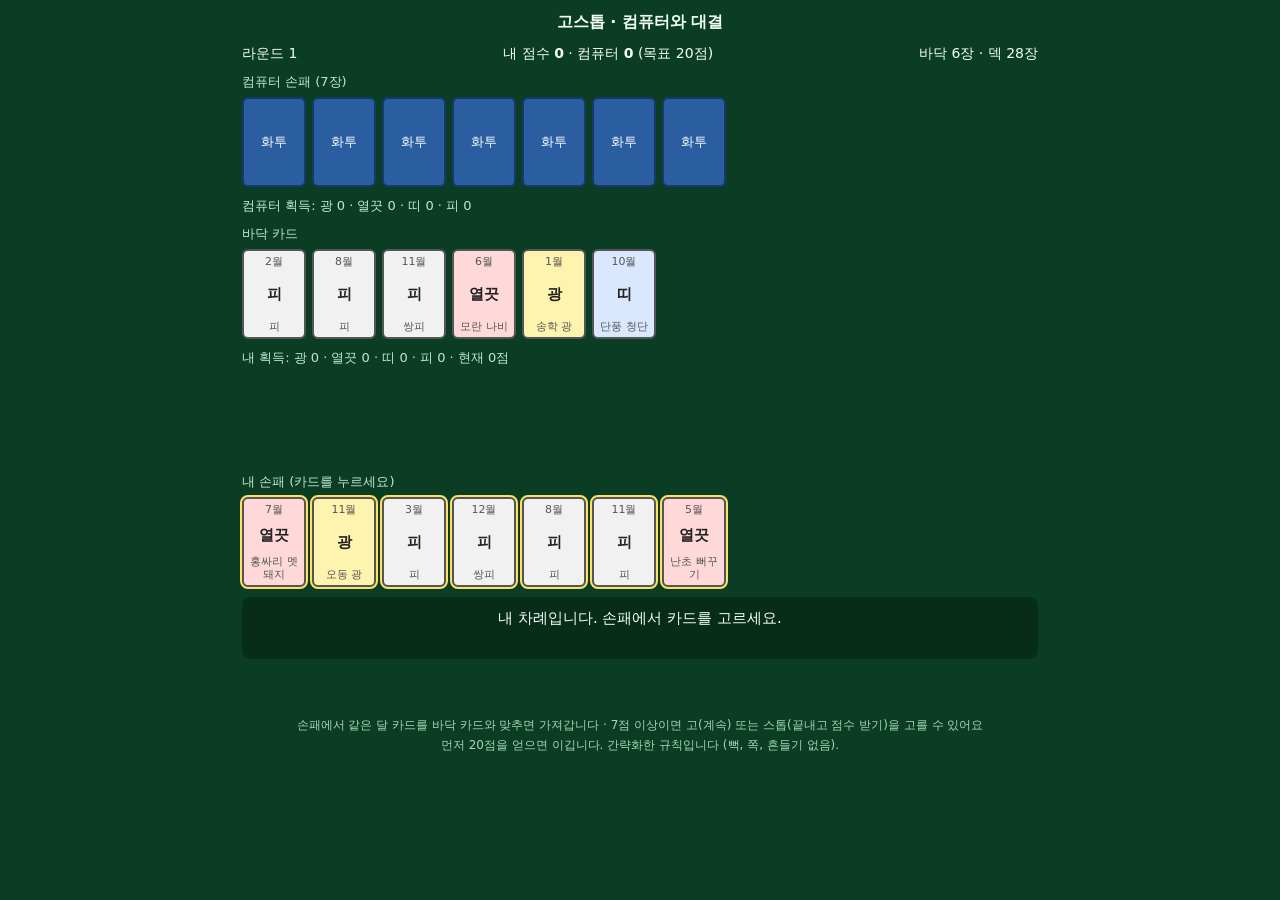
<file: frontend/public/games/gostop/index.html>
<!doctype html>
<html lang="ko">
<head>
<meta charset="utf-8">
<meta name="viewport" content="width=device-width,initial-scale=1">
<title>고스톱</title>
<style>
  body{margin:0;background:#0b3d24;color:#f2fff6;font-family:system-ui,"Malgun Gothic",sans-serif;min-height:100vh;display:flex;flex-direction:column;align-items:center}
  h1{font-size:16px;margin:12px 0 4px}
  #app{width:100%;max-width:820px;padding:8px 12px 24px;box-sizing:border-box}
  .bar{display:flex;justify-content:space-between;flex-wrap:wrap;gap:6px;font-size:14px;margin-bottom:6px}
  .label{font-size:13px;color:#bfe9cf;margin:10px 0 4px}
  .cards{display:flex;flex-wrap:wrap;gap:6px;min-height:92px;align-items:flex-end}
  .card{width:64px;height:90px;border-radius:6px;background:#fffdf5;color:#222;border:2px solid #555;display:flex;flex-direction:column;align-items:center;justify-content:space-between;padding:4px 2px;box-sizing:border-box;font-size:12px;user-select:none}
  .card b{font-size:15px}
  .card small{font-size:11px;color:#555;text-align:center;line-height:1.2}
  .card.gw{background:#fff3b0}
  .card.yeol{background:#ffd9d9}
  .card.tti{background:#d9e8ff}
  .card.pi{background:#f1f1f1}
  .card.back{background:#2a5ea0;color:#fff;justify-content:center;border-color:#143a6a;font-size:13px}
  .card.click{cursor:pointer;outline:2px solid #ffe066}
  .card.click:hover{transform:translateY(-4px)}
  .card.dim{opacity:.45}
  .btns{display:flex;gap:8px;justify-content:center;flex-wrap:wrap;margin:10px 0}
  button{padding:10px 18px;border:0;border-radius:8px;background:#f2c94c;color:#222;font-size:15px;font-weight:700;cursor:pointer}
  button.ghost{background:#2a5a3f;color:#f2fff6}
  #msg{min-height:42px;text-align:center;font-size:15px;margin:10px 0;background:rgba(0,0,0,.28);padding:10px;border-radius:8px;line-height:1.5}
  .help{font-size:12px;color:#9fd8b5;text-align:center;margin-top:12px;line-height:1.7}
</style>
</head>
<body>
<h1>고스톱 · 컴퓨터와 대결</h1>
<div id="app"></div>
<div class="help">손패에서 같은 달 카드를 바닥 카드와 맞추면 가져갑니다 · 7점 이상이면 고(계속) 또는 스톱(끝내고 점수 받기)을 고를 수 있어요<br>먼저 20점을 얻으면 이깁니다. 간략화한 규칙입니다 (뻑, 쪽, 흔들기 없음).</div>
<script>
const TYPE_NAME = { gw: '광', yeol: '열끗', tti: '띠', pi: '피' }
const MONTH_NAME = ['', '1월', '2월', '3월', '4월', '5월', '6월', '7월', '8월', '9월', '10월', '11월', '12월']
const WIN = 20
const GO_MIN = 7

// 화투 48장 (월 4장씩, 11·12월은 쌍피 포함)
function makeDeck() {
  const d = []
  const A = (m, type, name, x) => d.push(Object.assign({ m, type, name }, x || {}))
  A(1, 'gw', '송학 광'); A(1, 'tti', '송학 홍단', { tt: 'hong' }); A(1, 'pi', '피'); A(1, 'pi', '피')
  A(2, 'yeol', '매조 새', { bird: 1 }); A(2, 'tti', '매조 홍단', { tt: 'hong' }); A(2, 'pi', '피'); A(2, 'pi', '피')
  A(3, 'gw', '벚꽃 광'); A(3, 'tti', '벚꽃 홍단', { tt: 'hong' }); A(3, 'pi', '피'); A(3, 'pi', '피')
  A(4, 'yeol', '흑싸리 두견'); A(4, 'tti', '흑싸리 초단', { tt: 'cho' }); A(4, 'pi', '피'); A(4, 'pi', '피')
  A(5, 'yeol', '난초 뻐꾸기', { bird: 1 }); A(5, 'tti', '난초 초단', { tt: 'cho' }); A(5, 'pi', '피'); A(5, 'pi', '피')
  A(6, 'yeol', '모란 나비'); A(6, 'tti', '모란 청단', { tt: 'cheong' }); A(6, 'pi', '피'); A(6, 'pi', '피')
  A(7, 'yeol', '홍싸리 멧돼지'); A(7, 'tti', '홍싸리 초단', { tt: 'cho' }); A(7, 'pi', '피'); A(7, 'pi', '피')
  A(8, 'gw', '공산 광'); A(8, 'yeol', '공산 기러기', { bird: 1 }); A(8, 'pi', '피'); A(8, 'pi', '피')
  A(9, 'yeol', '국진 술잔'); A(9, 'tti', '국진 청단', { tt: 'cheong' }); A(9, 'pi', '피'); A(9, 'pi', '피')
  A(10, 'yeol', '단풍 사슴'); A(10, 'tti', '단풍 청단', { tt: 'cheong' }); A(10, 'pi', '피'); A(10, 'pi', '피')
  A(11, 'gw', '오동 광'); A(11, 'pi', '피'); A(11, 'pi', '피'); A(11, 'pi', '쌍피', { ss: 1 })
  A(12, 'gw', '비광', { rain: 1 }); A(12, 'yeol', '제비'); A(12, 'pi', '피'); A(12, 'pi', '쌍피', { ss: 1 })
  return d
}

function shuffle(a) {
  for (let i = a.length - 1; i > 0; i--) {
    const j = Math.floor(Math.random() * (i + 1));
    [a[i], a[j]] = [a[j], a[i]]
  }
  return a
}

// 점수 계산 (간략화): 광, 열끗(고도리 포함), 띠(홍단·청단·초단), 피
function score(cap) {
  let pts = 0
  const g = cap.filter(c => c.type === 'gw')
  if (g.length >= 3) {
    const rain = g.some(c => c.rain)
    pts += g.length === 3 ? (rain ? 2 : 3) : g.length === 4 ? 4 : 15
  }
  const y = cap.filter(c => c.type === 'yeol')
  if (y.length >= 5) pts += y.length - 4
  if (cap.filter(c => c.bird).length === 3) pts += 5
  const t = cap.filter(c => c.type === 'tti')
  if (t.length >= 3) pts += t.length
  for (const set of ['hong', 'cheong', 'cho']) {
    if (t.filter(c => c.tt === set).length === 3) pts += 3
  }
  const p = cap.reduce((s, c) => s + (c.type === 'pi' ? (c.ss ? 2 : 1) : 0), 0)
  if (p >= 10) pts += p - 9
  return pts
}

// 컴퓨터가 카드를 고를 때 쓰는 가치
function cardValue(c) {
  if (c.type === 'gw') return 3
  if (c.type === 'yeol' || c.type === 'tti') return 2
  return c.ss ? 2 : 1
}

let S = null

function newGame() {
  S = { total: [0, 0], lastWin: 'me', round: 0 }
  deal()
}

function deal() {
  const d = shuffle(makeDeck())
  S.hand = [d.splice(0, 7), d.splice(0, 7)]
  S.floor = d.splice(0, 6)
  S.deck = d
  S.cap = [[], []]
  S.go = [0, 0]
  S.askedAt = 0
  S.pending = null
  S.phase = 'hand'
  S.round += 1
  S.turn = S.lastWin === 'cpu' ? 1 : 0
  S.msg = S.turn === 0 ? '내 차례입니다. 손패에서 카드를 고르세요.' : '컴퓨터가 먼저 시작합니다.'
  if (S.turn === 1) setTimeout(cpuTurn, 900)
  render()
}

// 바닥에 같은 달 카드가 있으면 가져간다
// 한 장만 맞으면 자동, 여러 장이면 사람은 고르고 컴퓨터는 첫 장을 고른다
function playCard(who, card, stage) {
  const opts = S.floor.filter(f => f.m === card.m)
  if (opts.length === 0) {
    S.floor.push(card)
    return null
  }
  if (opts.length === 1 || who === 1) {
    take(who, card, opts[0])
    return null
  }
  return { who, card, stage, opts }
}

function take(who, card, target) {
  S.floor = S.floor.filter(f => f !== target)
  S.cap[who].push(card, target)
}

function humanPlay(i) {
  if (S.turn !== 0 || S.phase !== 'hand' || S.pending) return
  const card = S.hand[0][i]
  if (!card) return
  S.hand[0].splice(i, 1)
  const ch = playCard(0, card, 'hand')
  if (ch) {
    S.pending = ch
    S.msg = `${MONTH_NAME[card.m]} 카드와 맞출 바닥 카드를 고르세요.`
    render()
    return
  }
  drawStep(0)
}

function chooseFloor(i) {
  const p = S.pending
  if (!p) return
  const target = S.floor[i]
  if (!p.opts.includes(target)) return
  take(p.who, p.card, target)
  S.pending = null
  if (p.stage === 'hand') drawStep(p.who)
  else finishTurn(p.who)
}

// 덱에서 한 장 뒤집어 같은 방식으로 처리
function drawStep(who) {
  if (S.deck.length === 0) return finishTurn(who)
  const d = S.deck.pop()
  const ch = playCard(who, d, 'draw')
  if (ch) {
    S.pending = ch
    S.msg = `뒤집은 ${MONTH_NAME[d.m]} 카드와 맞출 바닥 카드를 고르세요.`
    render()
    return
  }
  finishTurn(who)
}

function finishTurn(who) {
  if (who === 0) {
    const sc = score(S.cap[0])
    if (sc >= GO_MIN && sc > S.askedAt) {
      S.phase = 'ask'
      S.askedAt = sc
      S.msg = `${sc}점! 고(계속)할까요, 스톱(끝내고 점수 받기)할까요?`
      render()
      return
    }
    nextTurn()
  } else {
    if (score(S.cap[1]) >= GO_MIN) return endRound(1)
    nextTurn()
  }
}

function nextTurn() {
  if (S.hand[0].length === 0 && S.hand[1].length === 0) return endRound(null)
  S.turn = 1 - S.turn
  S.phase = 'hand'
  if (S.turn === 1) {
    S.msg = '컴퓨터 차례...'
    setTimeout(cpuTurn, 900)
  } else {
    S.msg = '내 차례입니다. 손패에서 카드를 고르세요.'
  }
  render()
}

// 컴퓨터: 바닥에 맞출 수 있는 카드를 우선, 아니면 가치가 낮은 카드를 버린다
function cpuTurn() {
  if (S.turn !== 1 || S.phase !== 'hand' || S.pending) return
  const hand = S.hand[1]
  if (hand.length === 0) return nextTurn()
  let bestIdx = 0, bestScore = -Infinity
  hand.forEach((c, idx) => {
    const can = S.floor.some(f => f.m === c.m)
    const sc = can ? 10 + cardValue(c) : -cardValue(c)
    if (sc > bestScore) { bestScore = sc; bestIdx = idx }
  })
  const card = hand.splice(bestIdx, 1)[0]
  playCard(1, card, 'hand')
  S.msg = `컴퓨터가 ${MONTH_NAME[card.m]} ${card.name}을(를) 냈어요.`
  drawStep(1)
  if (S.phase === 'hand' && S.turn === 1) render()
}

function goAction(stop) {
  if (S.phase !== 'ask') return
  if (stop) return endRound(0)
  S.go[0] += 1
  S.phase = 'hand'
  S.msg = `고! 계속합니다. (${S.go[0]}고)`
  nextTurn()
}

function endRound(w) {
  const s = [score(S.cap[0]), score(S.cap[1])]
  let text
  if (w === 0) {
    const pts = s[0] + S.go[0]
    S.total[0] += pts
    S.lastWin = 'me'
    text = `스톱! 내가 ${pts}점을 얻었어요.`
  } else if (w === 1) {
    S.total[1] += s[1]
    S.lastWin = 'cpu'
    text = `컴퓨터가 스톱! 컴퓨터가 ${s[1]}점을 얻었어요.`
  } else {
    S.total[0] += s[0]
    S.total[1] += s[1]
    S.lastWin = s[0] >= s[1] ? 'me' : 'cpu'
    text = `카드를 모두 썼어요. 내 ${s[0]}점 · 컴퓨터 ${s[1]}점`
  }
  S.phase = S.total.some(t => t >= WIN) ? 'gameover' : 'over'
  if (S.phase === 'gameover') {
    text += S.total[0] >= WIN ? ' 🎉 내가 이겼어요!' : ' 컴퓨터가 이겼어요.'
  }
  S.msg = text
  render()
}

// ---------- 그리기 ----------
function cardHTML(c, cls, attr) {
  return `<div class="card ${c.type} ${cls || ''}" ${attr || ''}><small>${MONTH_NAME[c.m]}</small><b>${TYPE_NAME[c.type]}</b><small>${c.name}</small></div>`
}

function summary(cap) {
  const n = t => cap.filter(c => c.type === t).length
  const pi = cap.reduce((s, c) => s + (c.type === 'pi' ? (c.ss ? 2 : 1) : 0), 0)
  return `광 ${n('gw')} · 열끗 ${n('yeol')} · 띠 ${n('tti')} · 피 ${pi}`
}

function render() {
  const app = document.getElementById('app')
  const myCanTurn = S.turn === 0 && S.phase === 'hand' && !S.pending
  const pickFloor = S.pending ? new Set(S.pending.opts) : null

  const cpuHand = S.hand[1].map(() => '<div class="card back">화투</div>').join('')
  const floor = S.floor.map((c, i) => {
    const clickable = pickFloor && pickFloor.has(c)
    const dim = S.pending && !clickable
    return cardHTML(c, (clickable ? 'click' : '') + (dim ? ' dim' : ''), clickable ? `data-f="${i}"` : '')
  }).join('')
  const myCap = S.cap[0].map(c => cardHTML(c, '', '')).join('')
  const myHand = S.hand[0].map((c, i) => cardHTML(c, myCanTurn ? 'click' : '', myCanTurn ? `data-h="${i}"` : '')).join('')

  let btns = ''
  if (S.phase === 'ask') {
    btns = `<button data-act="go">고 (계속)</button><button class="ghost" data-act="stop">스톱 (점수 받기)</button>`
  } else if (S.phase === 'over') {
    btns = `<button data-act="next">다음 판</button>`
  } else if (S.phase === 'gameover') {
    btns = `<button data-act="restart">새 게임</button>`
  }

  app.innerHTML = `
    <div class="bar">
      <span>라운드 ${S.round}</span>
      <span>내 점수 <b>${S.total[0]}</b> · 컴퓨터 <b>${S.total[1]}</b> (목표 ${WIN}점)</span>
      <span>바닥 ${S.floor.length}장 · 덱 ${S.deck ? S.deck.length : 0}장</span>
    </div>
    <div class="label">컴퓨터 손패 (${S.hand[1].length}장)</div>
    <div class="cards">${cpuHand}</div>
    <div class="label">컴퓨터 획득: ${summary(S.cap[1])}</div>
    <div class="label">바닥 카드 ${pickFloor ? '(맞출 카드를 고르세요)' : ''}</div>
    <div class="cards">${floor}</div>
    <div class="label">내 획득: ${summary(S.cap[0])} · 현재 ${score(S.cap[0])}점</div>
    <div class="cards">${myCap}</div>
    <div class="label">내 손패 ${myCanTurn ? '(카드를 누르세요)' : ''}</div>
    <div class="cards">${myHand}</div>
    <div id="msg">${S.msg || ''}</div>
    <div class="btns">${btns}</div>
  `
}

// ---------- 입력 ----------
document.getElementById('app').addEventListener('click', (e) => {
  const h = e.target.closest('[data-h]')
  if (h) return humanPlay(Number(h.dataset.h))
  const f = e.target.closest('[data-f]')
  if (f) return chooseFloor(Number(f.dataset.f))
  const b = e.target.closest('[data-act]')
  if (!b) return
  const act = b.dataset.act
  if (act === 'go') goAction(false)
  else if (act === 'stop') goAction(true)
  else if (act === 'next') deal()
  else if (act === 'restart') { S = null; newGame() }
})

newGame()
</script>
</body>
</html>
</file>
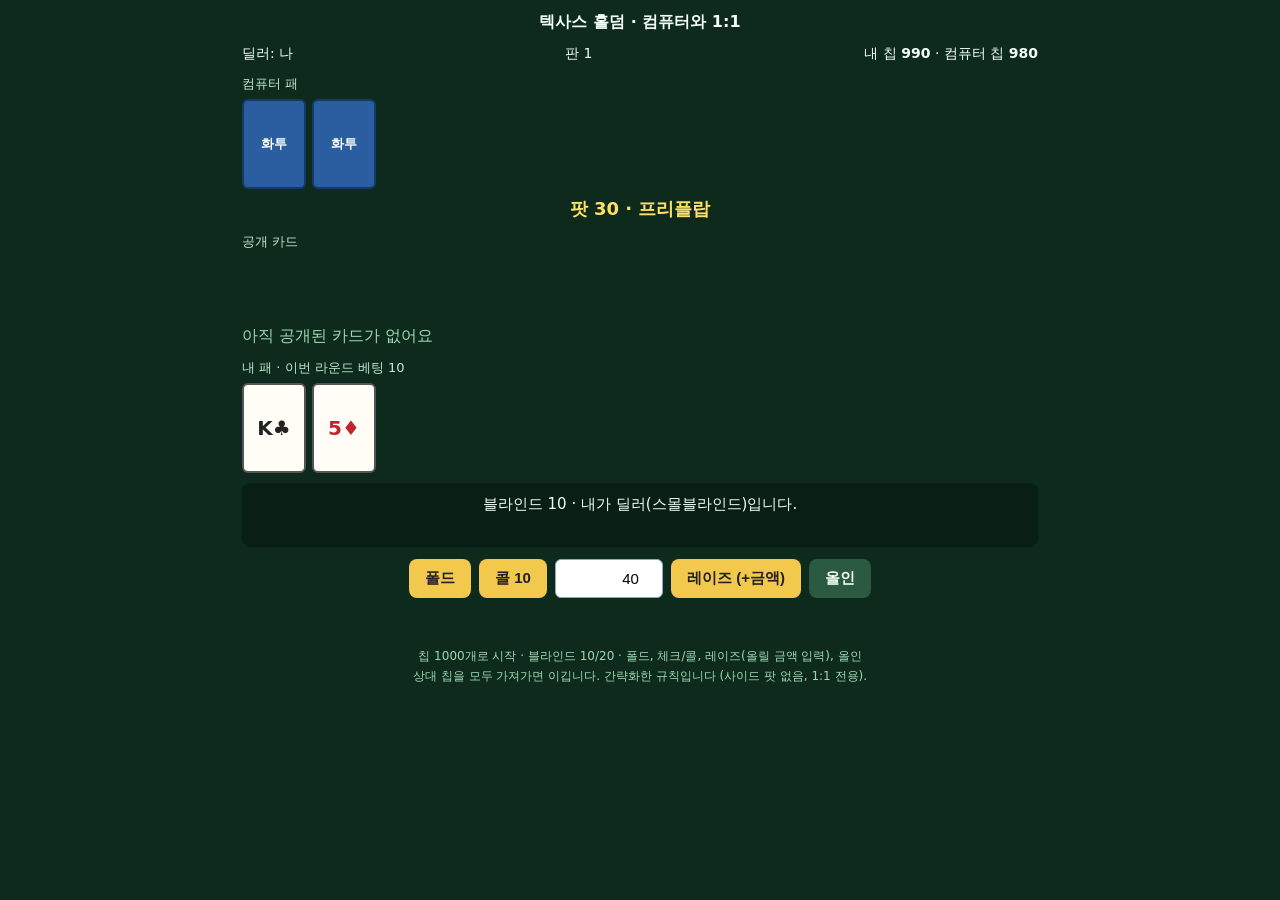
<file: frontend/public/games/holdem/index.html>
<!doctype html>
<html lang="ko">
<head>
<meta charset="utf-8">
<meta name="viewport" content="width=device-width,initial-scale=1">
<title>텍사스 홀덤</title>
<style>
  body{margin:0;background:#0d2a1c;color:#f2fff6;font-family:system-ui,"Malgun Gothic",sans-serif;min-height:100vh;display:flex;flex-direction:column;align-items:center}
  h1{font-size:16px;margin:12px 0 4px}
  #app{width:100%;max-width:820px;padding:8px 12px 24px;box-sizing:border-box}
  .bar{display:flex;justify-content:space-between;flex-wrap:wrap;gap:6px;font-size:14px;margin-bottom:6px}
  .label{font-size:13px;color:#bfe9cf;margin:12px 0 4px}
  .cards{display:flex;flex-wrap:wrap;gap:6px;min-height:92px;align-items:flex-end}
  .card{width:64px;height:90px;border-radius:6px;background:#fffdf5;color:#222;border:2px solid #555;display:flex;flex-direction:column;align-items:center;justify-content:center;font-size:20px;font-weight:700;box-sizing:border-box}
  .card.red{color:#c0242f}
  .card.back{background:#2a5ea0;color:#fff;font-size:13px;border-color:#143a6a}
  .pot{text-align:center;font-size:18px;font-weight:700;margin:8px 0;color:#ffe066}
  .btns{display:flex;gap:8px;justify-content:center;flex-wrap:wrap;margin:12px 0}
  button{padding:10px 16px;border:0;border-radius:8px;background:#f2c94c;color:#222;font-size:15px;font-weight:700;cursor:pointer}
  button.ghost{background:#2a5a3f;color:#f2fff6}
  button:disabled{opacity:.4;cursor:default}
  input{width:90px;padding:8px;font-size:15px;border-radius:6px;border:1px solid #8ab;text-align:right}
  #msg{min-height:44px;text-align:center;font-size:15px;margin:10px 0;background:rgba(0,0,0,.28);padding:10px;border-radius:8px;line-height:1.5}
  .help{font-size:12px;color:#9fd8b5;text-align:center;margin-top:12px;line-height:1.7}
</style>
</head>
<body>
<h1>텍사스 홀덤 · 컴퓨터와 1:1</h1>
<div id="app"></div>
<div class="help">칩 1000개로 시작 · 블라인드 10/20 · 폴드, 체크/콜, 레이즈(올릴 금액 입력), 올인<br>상대 칩을 모두 가져가면 이깁니다. 간략화한 규칙입니다 (사이드 팟 없음, 1:1 전용).</div>
<script>
const RANK_NAME = { 11: 'J', 12: 'Q', 13: 'K', 14: 'A' }
const CAT_NAME = ['하이카드', '원페어', '투페어', '트리플', '스트레이트', '플러시', '풀하우스', '포카드', '스트레이트 플러시']
const SB = 10, BB = 20, START = 1000, WORDS = ['', '']

function shuffle(a) {
  for (let i = a.length - 1; i > 0; i--) {
    const j = Math.floor(Math.random() * (i + 1));
    [a[i], a[j]] = [a[j], a[i]]
  }
  return a
}
function freshDeck() {
  const d = []
  for (let s = 0; s < 4; s++) for (let r = 2; r <= 14; r++) d.push({ r, s })
  return shuffle(d)
}
const cardLabel = c => (RANK_NAME[c.r] || String(c.r)) + ['♠', '♥', '♦', '♣'][c.s]

// 다섯 장 평가: [족보, 비교 값들...] (값이 클수록 강함)
function eval5(c) {
  const rs = c.map(x => x.r).sort((a, b) => b - a)
  const flush = c.every(x => x.s === c[0].s)
  const uniq = [...new Set(rs)]
  let straight = 0
  if (uniq.length === 5) {
    if (rs[0] - rs[4] === 4) straight = rs[0]
    else if (rs.join() === '14,5,4,3,2') straight = 5
  }
  const cnt = {}
  rs.forEach(r => { cnt[r] = (cnt[r] || 0) + 1 })
  const groups = Object.keys(cnt).map(Number).sort((a, b) => cnt[b] - cnt[a] || b - a)
  const counts = groups.map(g => cnt[g])
  if (straight && flush) return [8, straight]
  if (counts[0] === 4) return [7, groups[0], groups[1]]
  if (counts[0] === 3 && counts[1] === 2) return [6, groups[0], groups[1]]
  if (flush) return [5, ...rs]
  if (straight) return [4, straight]
  if (counts[0] === 3) return [3, groups[0], groups[1], groups[2]]
  if (counts[0] === 2 && counts[1] === 2) return [2, groups[0], groups[1], groups[2]]
  if (counts[0] === 2) return [1, groups[0], ...groups.slice(1)]
  return [0, ...rs]
}
function cmp(a, b) {
  for (let i = 0; i < Math.max(a.length, b.length); i++) {
    const x = a[i] || 0, y = b[i] || 0
    if (x !== y) return x - y
  }
  return 0
}
// 7장 중 가장 강한 5장 조합
function best(cards) {
  let top = null
  for (let i = 0; i < cards.length; i++) for (let j = i + 1; j < cards.length; j++) {
    const five = cards.filter((_, k) => k !== i && k !== j)
    const v = eval5(five)
    if (!top || cmp(v, top) > 0) top = v
  }
  return top
}

let S = null
function newGame() {
  S = { chips: [START, START], dealer: 0, phase: 'play', msg: '', raiseAmt: 40, showdown: false, pot: 0, hands: 0, sched: false }
  startHand()
  render()
}

function startHand() {
  if (S.chips[0] <= 0 || S.chips[1] <= 0) {
    S.phase = 'over'
    S.msg = S.chips[0] <= 0 ? '칩을 모두 잃었어요. 컴퓨터가 이겼어요.' : '칩을 모두 따냈어요! 이겼어요!'
    return render()
  }
  const d = freshDeck()
  S.deck = d
  S.hole = [[d.pop(), d.pop()], [d.pop(), d.pop()]]
  S.board = []
  S.folded = [false, false]
  S.bet = [0, 0]
  S.acted = [false, false]
  S.pot = 0
  S.street = 'pre'
  S.showdown = false
  S.hands += 1
  put(S.dealer, Math.min(SB, S.chips[S.dealer]))
  put(1 - S.dealer, Math.min(BB, S.chips[1 - S.dealer]))
  S.phase = 'play'
  S.msg = S.dealer === 0 ? '블라인드 10 · 내가 딜러(스몰블라인드)입니다.' : '블라인드 10 · 컴퓨터가 딜러입니다.'
  beginBetting()
}

function put(p, a) {
  S.chips[p] -= a
  S.bet[p] += a
  S.pot += a
}
const maxBet = () => Math.max(S.bet[0], S.bet[1])
const canAct = p => !S.folded[p] && S.chips[p] > 0

// 이번 라운드에서 다음으로 행동할 사람 (없으면 -1)
function nextToAct(from) {
  const o = 1 - from
  if (!canAct(o)) return -1
  if (S.bet[o] < maxBet()) return o
  if (!S.acted[o]) return o
  return -1
}

// 베팅 라운드 시작: 둘 다 행동 가능하면 차례를 정하고, 아니면 자동으로 다음 단계
function beginBetting() {
  const c0 = canAct(0), c1 = canAct(1)
  if (c0 && c1) {
    S.toAct = S.street === 'pre' ? S.dealer : 1 - S.dealer
    return
  }
  const only = c0 ? 0 : c1 ? 1 : -1
  if (only >= 0 && S.bet[only] < maxBet()) {
    S.toAct = only
    return
  }
  nextStreet()
}

// 상대가 올인해서 덜 건 쪽의 초과분은 되돌려준다
function settle() {
  const d = S.bet[0] - S.bet[1]
  if (d === 0) return
  const w = d > 0 ? 0 : 1
  const x = Math.abs(d)
  S.bet[w] -= x
  S.chips[w] += x
  S.pot -= x
}

function nextStreet() {
  settle()
  S.bet = [0, 0]
  S.acted = [false, false]
  if (S.folded[0] || S.folded[1]) return endHand(S.folded[0] ? 1 : 0)
  if (S.street === 'river') return showdown()
  const nextS = { pre: 'flop', flop: 'turn', turn: 'river' }[S.street]
  S.street = nextS
  if (nextS === 'flop') S.board.push(S.deck.pop(), S.deck.pop(), S.deck.pop())
  else S.board.push(S.deck.pop())
  beginBetting()
}

// 사람이나 컴퓨터의 행동 처리
function act(p, kind, inc) {
  if (S.phase !== 'play' || S.toAct !== p) return
  const o = 1 - p
  const toCall = maxBet() - S.bet[p]
  if (kind === 'fold') {
    S.folded[p] = true
    S.msg = p === 0 ? '폴드했어요.' : '컴퓨터가 폴드했어요.'
    return endHand(o)
  }
  if (kind === 'check') {
    if (toCall > 0) return
    S.acted[p] = true
    S.msg = p === 0 ? '체크했어요.' : '컴퓨터가 체크했어요.'
  } else if (kind === 'call') {
    put(p, Math.min(toCall, S.chips[p]))
    S.acted[p] = true
    S.msg = p === 0 ? `콜 ${toCall}` : `컴퓨터가 콜 ${toCall}`
  } else {
    const target = kind === 'allin'
      ? S.bet[p] + S.chips[p]
      : Math.min(maxBet() + inc, S.bet[p] + S.chips[p])
    if (kind === 'raise' && target <= maxBet()) {
      put(p, Math.min(toCall, S.chips[p]))
      S.acted[p] = true
      S.msg = p === 0 ? `콜 ${toCall}` : `컴퓨터가 콜 ${toCall}`
    } else {
      put(p, target - S.bet[p])
      S.acted[p] = true
      if (S.bet[p] > S.bet[o]) S.acted[o] = false
      S.msg = p === 0 ? `레이즈! ${S.bet[p]}까지` : `컴퓨터가 ${S.bet[p]}까지 레이즈`
    }
  }
  const t = nextToAct(p)
  if (t >= 0) S.toAct = t
  else nextStreet()
  render()
}

// 현재 패의 세기 (0~1)
function strength(p) {
  const cards = S.hole[p].concat(S.board)
  if (S.board.length === 0) {
    const [a, b] = S.hole[p]
    if (a.r === b.r) return 0.8
    const hi = Math.max(a.r, b.r), lo = Math.min(a.r, b.r)
    return 0.2 + (hi + lo) / 40 + (a.s === b.s ? 0.05 : 0)
  }
  const v = best(cards)
  const cat = v[0]
  if (cat === 0) return 0.2 + v[1] / 60
  if (cat === 1) return 0.45 + (v[1] / 14) * 0.1
  if (cat === 2) return 0.65
  if (cat === 3) return 0.75
  return Math.min(0.97, 0.85 + cat * 0.02)
}

// 컴퓨터 판단: 패가 강하면 레이즈, 보통이면 콜, 약하면 체크 또는 폴드
function cpuTurn() {
  if (S.phase !== 'play' || S.toAct !== 1) return
  const toCall = maxBet() - S.bet[1]
  const s = strength(1) + (Math.random() - 0.5) * 0.12
  const potOdds = toCall / (S.chips[1] + toCall + 1)
  if (s > 0.8 && S.chips[1] > 0) {
    const inc = Math.max(BB, Math.round(S.pot / 2 / 10) * 10)
    return act(1, 'raise', inc)
  }
  if (toCall === 0) return act(1, 'check')
  if (s > potOdds + 0.25 || s > 0.5) return act(1, 'call')
  return act(1, 'fold')
}

// 승부: 두 사람의 패를 비교해 팟을 준다
function showdown() {
  settle()
  S.showdown = true
  const a = best(S.hole[0].concat(S.board))
  const b = best(S.hole[1].concat(S.board))
  const c = cmp(a, b)
  if (c > 0) { S.msg = `내 ${CAT_NAME[a[0]]} 승! (컴퓨터 ${CAT_NAME[b[0]]})`; return endHand(0) }
  if (c < 0) { S.msg = `컴퓨터 ${CAT_NAME[b[0]]} 승… (내 ${CAT_NAME[a[0]]})`; return endHand(1) }
  S.msg = `무승부 (${CAT_NAME[a[0]]})`
  endHand(null)
}

function endHand(w) {
  settle()
  if (w === null) {
    const half = Math.floor(S.pot / 2)
    S.chips[0] += half
    S.chips[1] += S.pot - half
  } else {
    S.chips[w] += S.pot
    if (w === 0 && !S.msg.startsWith('내') && !S.folded[1]) S.msg = '내가 이겼어요!'
    if (w === 1 && !S.msg.startsWith('컴퓨터') && !S.folded[0]) S.msg = '컴퓨터가 이겼어요.'
    if (S.folded[0] || S.folded[1]) S.msg = S.folded[0] ? `폴드로 컴퓨터가 팟 ${S.pot}을(를) 가져갔어요.` : `컴퓨터가 폴드! 팟 ${S.pot}을(를) 가져갔어요.`
    if (S.folded[1] && w === 0) S.msg = `컴퓨터가 폴드! 팟 ${S.pot}을(를) 가져갔어요.`
  }
  S.pot = 0
  S.phase = 'end'
  S.dealer = 1 - S.dealer
  if (S.chips[0] <= 0 || S.chips[1] <= 0) S.phase = 'over'
  render()
}

// ---------- 그리기 ----------
function cardHTML(c) {
  const red = c.s === 1 || c.s === 2
  return `<div class="card ${red ? 'red' : ''}">${cardLabel(c)}</div>`
}
function backHTML() { return '<div class="card back">화투</div>' }

function render() {
  const app = document.getElementById('app')
  if (!S) return
  const myTurn = S.phase === 'play' && S.toAct === 0
  const toCall = maxBet() - S.bet[0]
  const cpuCards = S.hole[1] ? (S.showdown ? S.hole[1].map(cardHTML).join('') : S.hole[1].map(backHTML).join('')) : ''
  const boardHTML = S.board.map(cardHTML).join('') || '<span style="color:#9fd8b5">아직 공개된 카드가 없어요</span>'
  const myHTML = S.hole ? S.hole[0].map(cardHTML).join('') : ''

  let btns = ''
  if (S.phase === 'play' && myTurn) {
    const callLabel = toCall > 0 ? `콜 ${Math.min(toCall, S.chips[0])}` : '체크'
    btns = `
      <button data-act="fold">폴드</button>
      <button data-act="${toCall > 0 ? 'call' : 'check'}">${callLabel}</button>
      <input id="amt" type="number" min="${BB}" step="10" value="${S.raiseAmt}">
      <button data-act="raise">레이즈 (+금액)</button>
      <button class="ghost" data-act="allin">올인</button>`
  } else if (S.phase === 'end') {
    btns = `<button data-act="next">다음 판</button>`
  } else if (S.phase === 'over') {
    btns = `<button data-act="restart">새 게임</button>`
  } else if (S.phase === 'play') {
    btns = `<span style="color:#9fd8b5">컴퓨터가 생각하는 중...</span>`
  }

  app.innerHTML = `
    <div class="bar">
      <span>딜러: ${S.dealer === 0 ? '나' : '컴퓨터'}</span>
      <span>판 ${S.hands}</span>
      <span>내 칩 <b>${S.chips[0]}</b> · 컴퓨터 칩 <b>${S.chips[1]}</b></span>
    </div>
    <div class="label">컴퓨터 패 ${S.folded[1] ? '(폴드)' : ''}</div>
    <div class="cards">${cpuCards}</div>
    <div class="pot">팟 ${S.pot} · ${({ pre: '프리플랍', flop: '플랍', turn: '턴', river: '리버' })[S.street] || ''}</div>
    <div class="label">공개 카드</div>
    <div class="cards">${boardHTML}</div>
    <div class="label">내 패 ${S.folded[0] ? '(폴드)' : ''} · 이번 라운드 베팅 ${S.bet[0]}</div>
    <div class="cards">${myHTML}</div>
    <div id="msg">${S.msg || ''}</div>
    <div class="btns">${btns}</div>
  `
  if (S.phase === 'play' && S.toAct === 1 && !S.sched) {
    S.sched = true
    setTimeout(() => { S.sched = false; cpuTurn() }, 700)
  }
}

// ---------- 입력 ----------
document.getElementById('app').addEventListener('input', (e) => {
  if (e.target && e.target.id === 'amt') S.raiseAmt = Number(e.target.value) || BB
})
document.getElementById('app').addEventListener('click', (e) => {
  const b = e.target.closest('[data-act]')
  if (!b) return
  const k = b.dataset.act
  if (k === 'next') { startHand(); return render() }
  if (k === 'restart') { newGame(); return }
  if (k === 'raise') {
    const inc = Math.max(BB, Number(S.raiseAmt) || BB)
    return act(0, 'raise', inc)
  }
  act(0, k)
})

newGame()
</script>
</body>
</html>
</file>
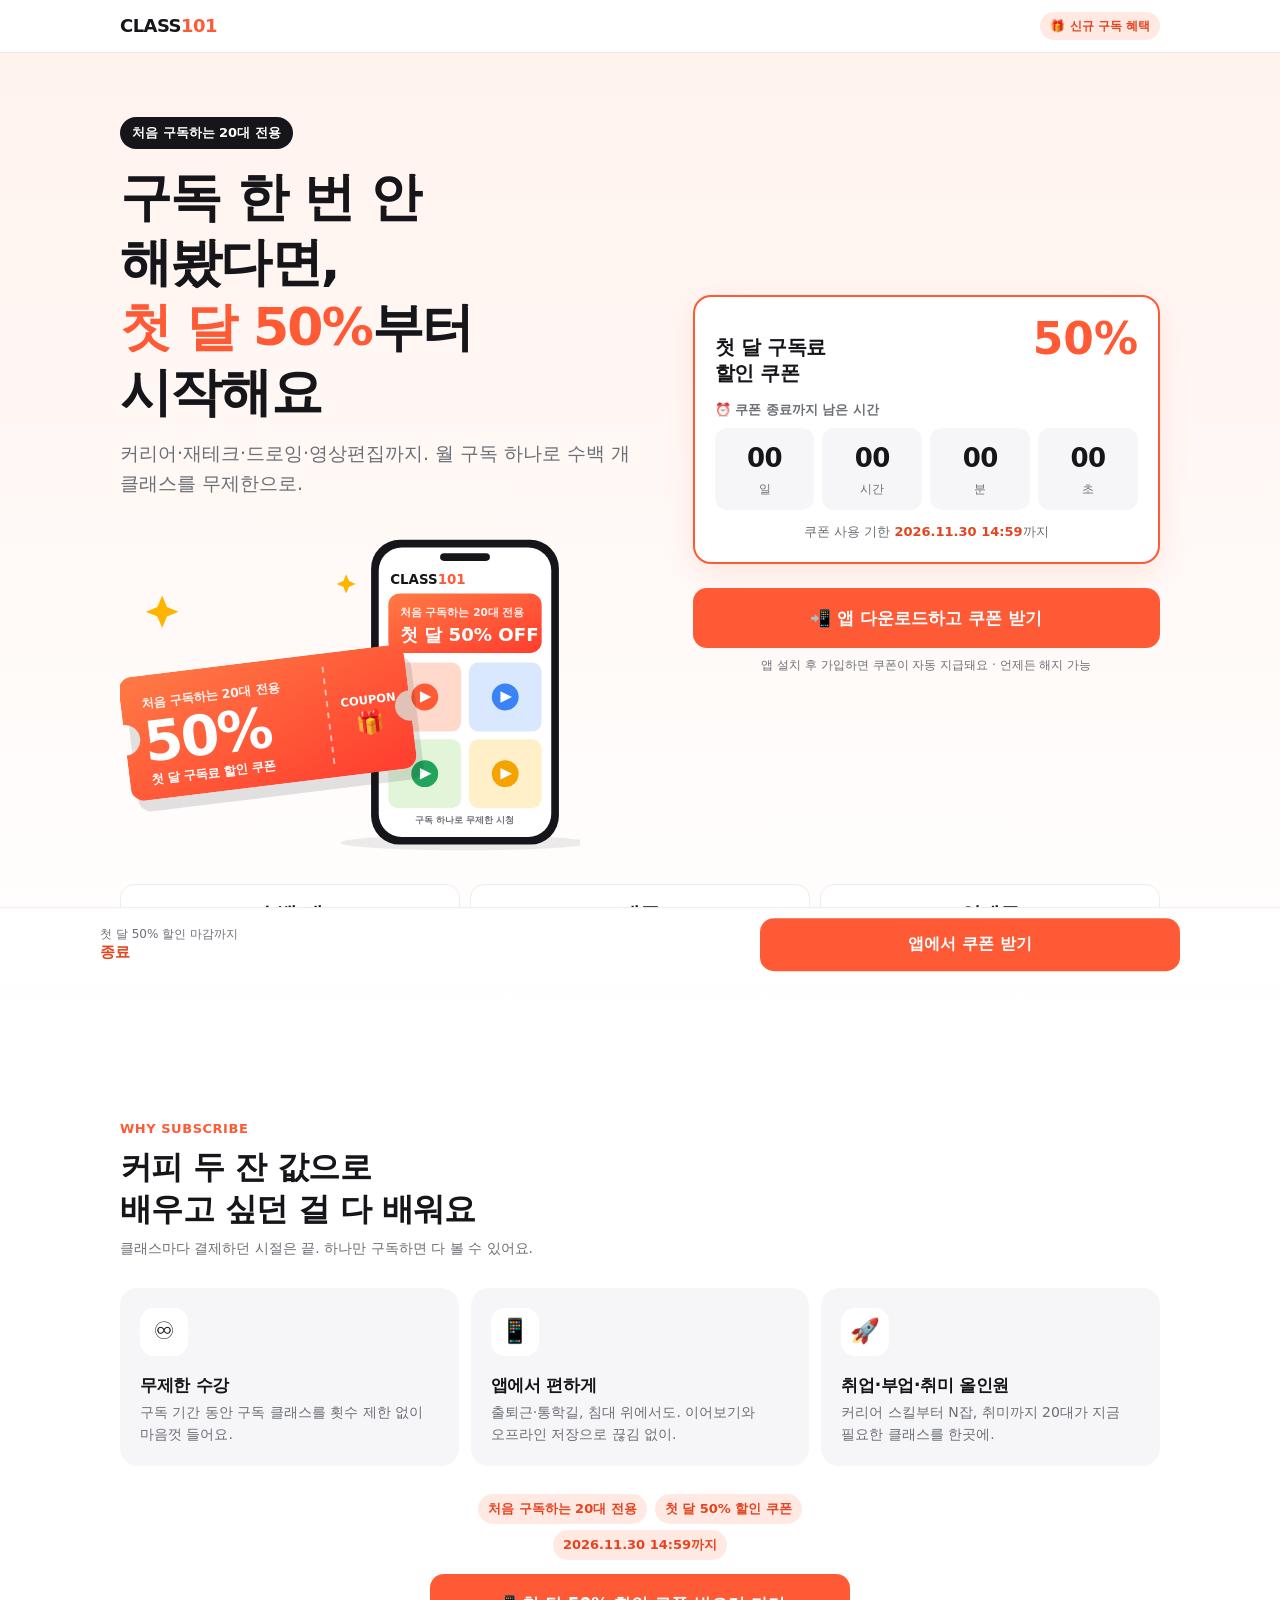
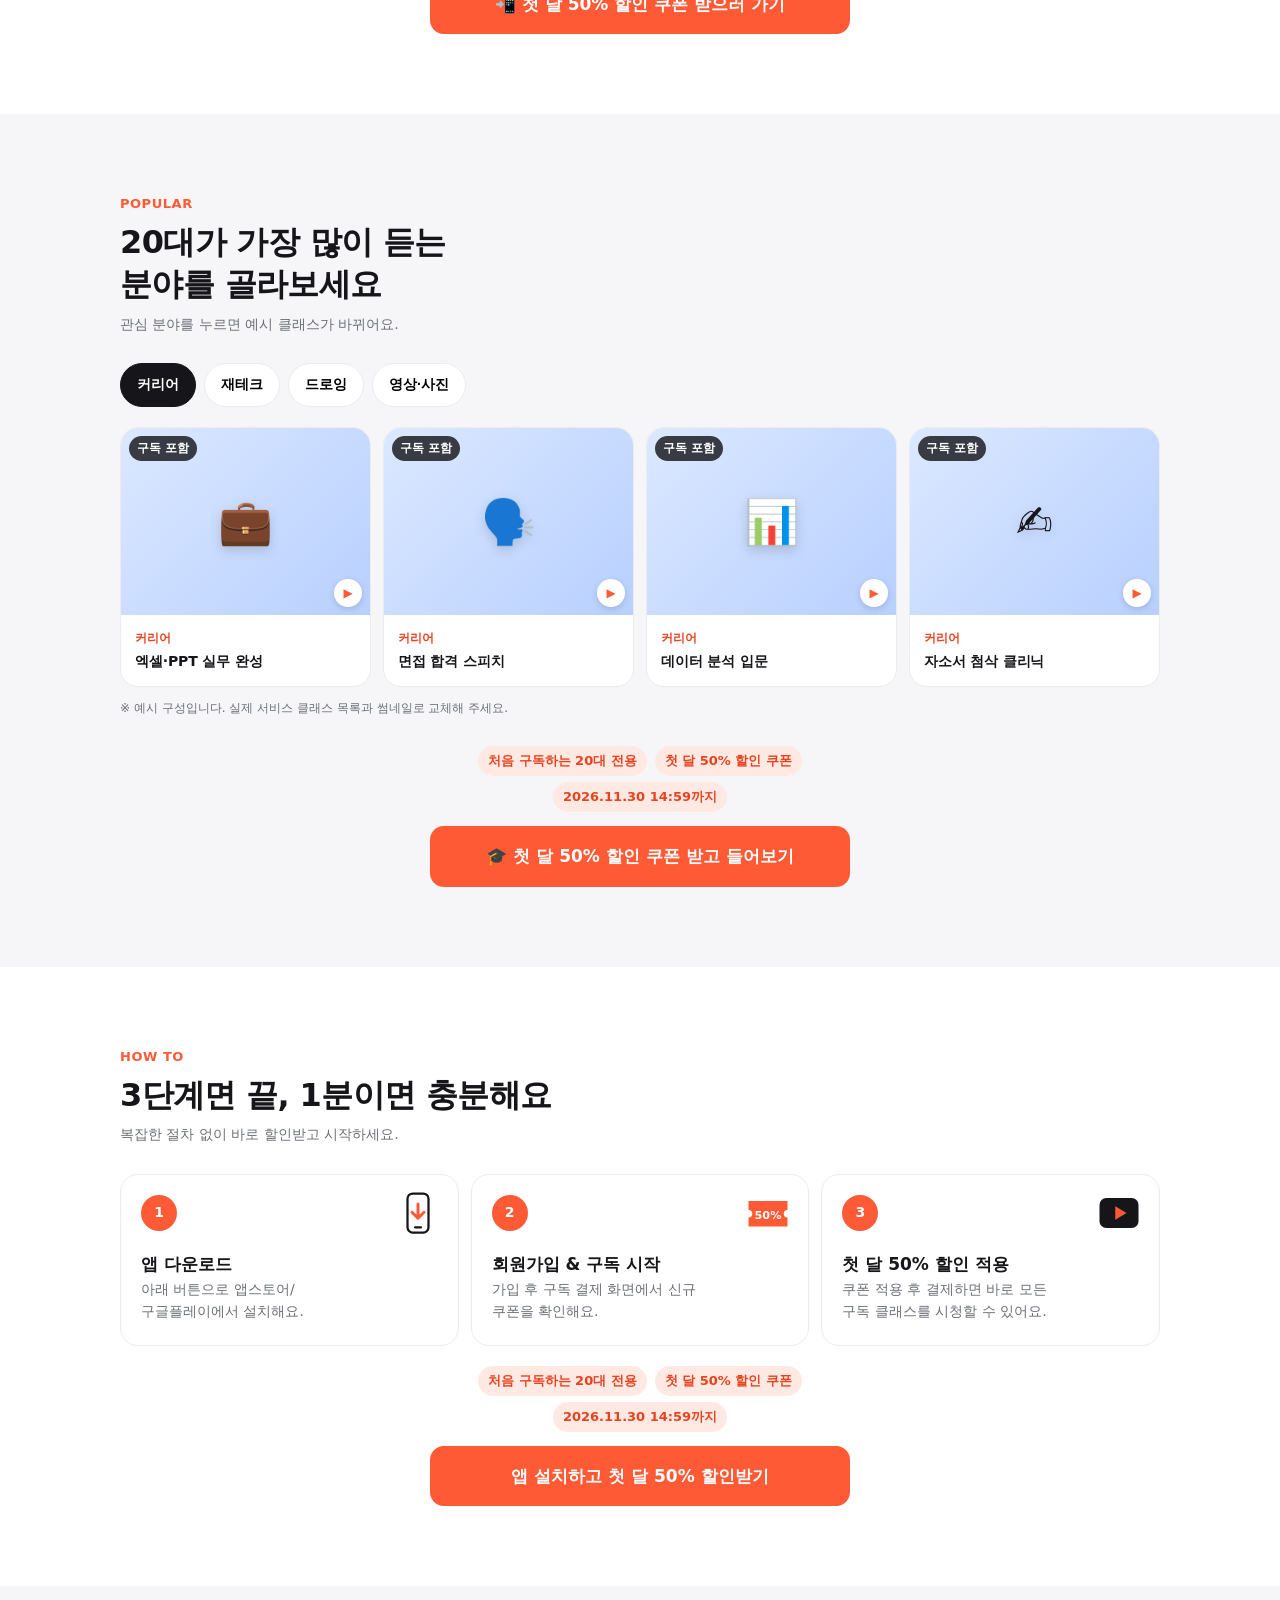
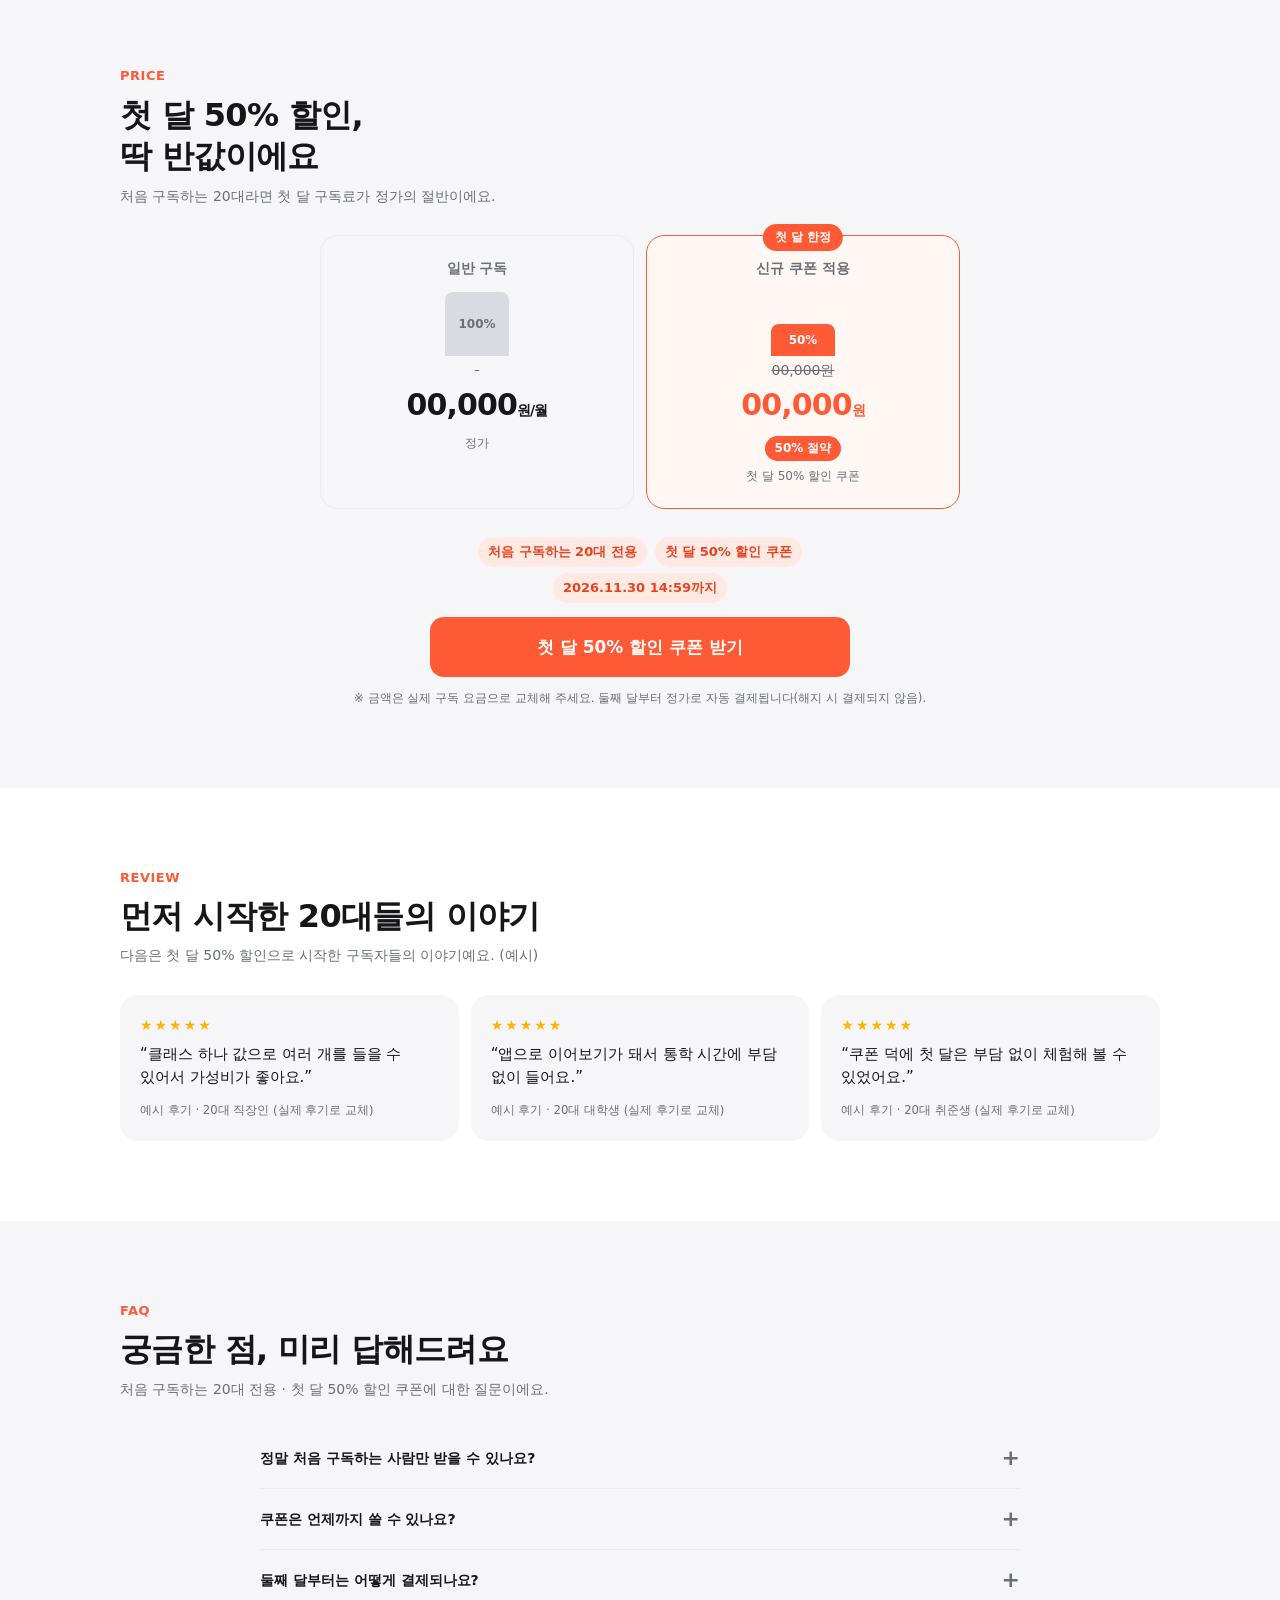
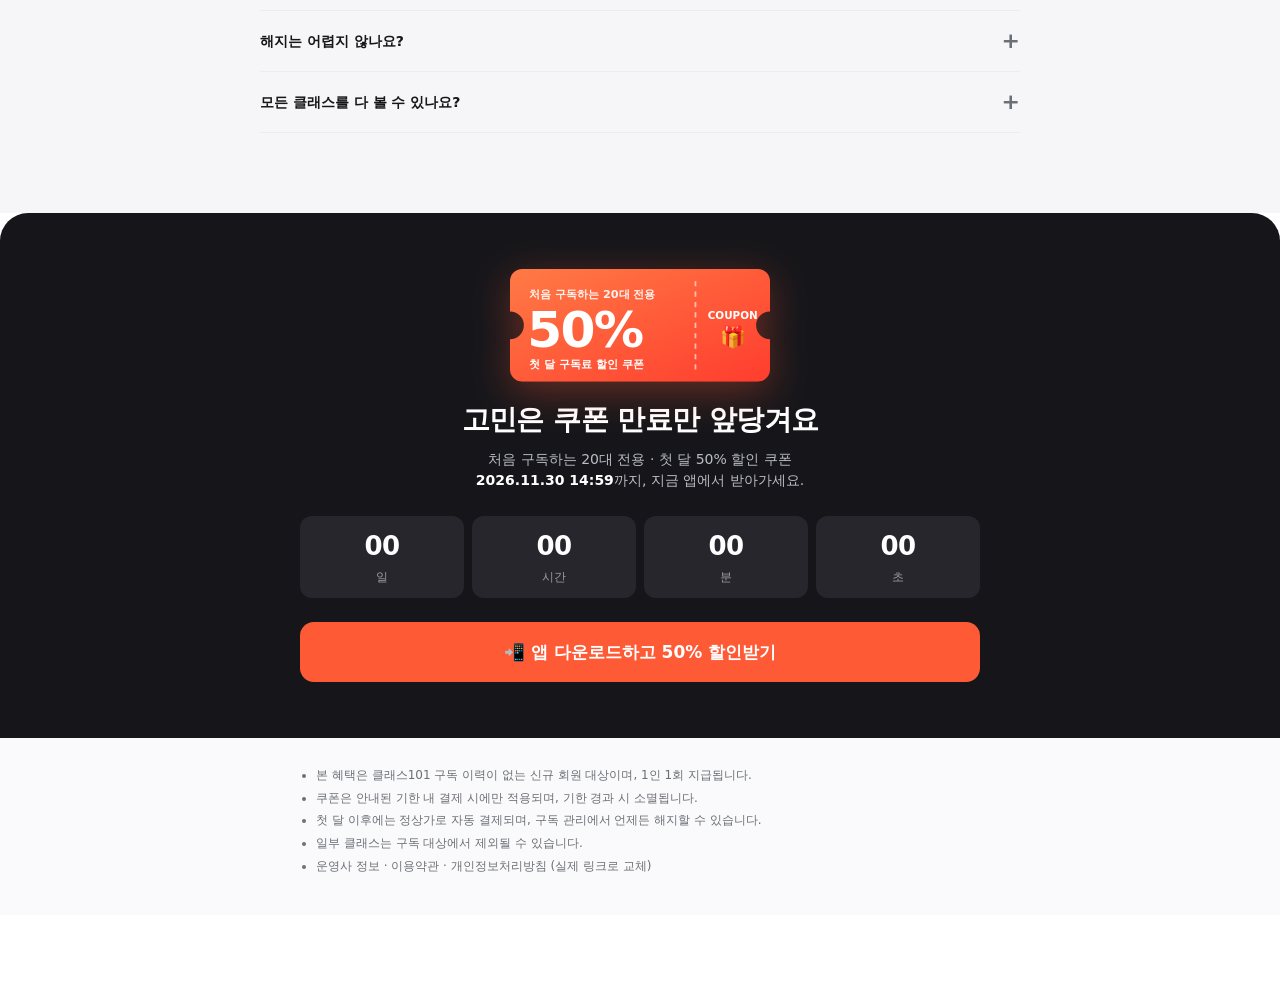
<file: frontend/public/coupon.html>
<!doctype html><html lang="ko"><head><meta charset=utf8><meta name=viewport content="width=device-width,initial-scale=1,viewport-fit=cover"><style>:root{color-scheme:light;box-sizing:border-box;padding-top:env(safe-area-inset-top,0px);padding-bottom:env(safe-area-inset-bottom,0px)}html{scroll-padding-top:env(safe-area-inset-top,0px)}body{margin:0;padding:0;font:14px -apple-system,BlinkMacSystemFont,sans-serif;background:#fff;color:#000}img{max-width:100%}[hidden]:not([hidden=until-found i]){display:none!important}</style><script src="https://cdn.amplitude.com/script/71a0a5c54eb53c6f3b57a38929a0b3e2.js"></script><script>window.amplitude.init("71a0a5c54eb53c6f3b57a38929a0b3e2",{fetchRemoteConfig:true,autocapture:{attribution:true,fileDownloads:true,formInteractions:true,pageViews:true,sessions:true,elementInteractions:true,networkTracking:true,webVitals:true,frustrationInteractions:true}});</script></head><body>

<title>클래스101 첫 구독 혜택</title>
<meta name="description" content="처음 구독하는 20대 전용 첫 달 50% 할인 쿠폰. 기한 내 앱에서 바로 시작하세요.">
<meta property="og:title" content="클래스101 첫 달 50% 할인 쿠폰">
<meta property="og:description" content="처음 구독하는 20대 전용 · 기한 한정 혜택">
<style>
:root{color-scheme:light}
:root{
  --bg:#fff; --ink:#16161a; --sub:#6b6f76; --line:#ececf0; --soft:#f6f6f9;
  --brand:#ff5a36; --brand-d:#e8431f; --accent:#ffe9e2; --dark:#16161a;
  --r:18px;
}
*{box-sizing:border-box;margin:0;padding:0}
html{scroll-behavior:smooth}
html{-webkit-text-size-adjust:100%}
body{word-break:keep-all;overflow-wrap:break-word;font-family:"Pretendard","Apple SD Gothic Neo","Malgun Gothic",system-ui,sans-serif;color:var(--ink);background:var(--bg);line-height:1.55;-webkit-font-smoothing:antialiased;padding-bottom:84px}
.wrap{max-width:720px;margin:0 auto;padding:0 20px}
.wrap.wide{max-width:1080px}
section{padding:56px 0}
h2{font-size:26px;line-height:1.3;letter-spacing:-.02em;margin-bottom:8px}
.eyebrow{font-size:13px;font-weight:700;color:var(--brand);letter-spacing:.04em;margin-bottom:8px}
.lead{color:var(--sub);margin-bottom:28px}
.btn{display:flex;align-items:center;justify-content:center;gap:8px;width:100%;padding:17px 20px;border:0;border-radius:14px;background:var(--brand);color:#fff;font-size:17px;font-weight:800;text-decoration:none;cursor:pointer;transition:.15s}
.btn:hover{background:var(--brand-d);transform:translateY(-1px)}
.btn.ghost{background:#fff;color:var(--ink);border:1.5px solid var(--line)}

/* top bar */
.top{position:sticky;top:0;z-index:20;background:rgba(255,255,255,.92);backdrop-filter:blur(8px);border-bottom:1px solid var(--line)}
.top .wrap{display:flex;justify-content:space-between;align-items:center;height:52px}
.logo{font-weight:900;font-size:18px;letter-spacing:-.03em}
.logo b{color:var(--brand)}
.top small{font-size:12px;font-weight:700;background:var(--accent);color:var(--brand-d);padding:5px 10px;border-radius:99px}

/* hero */
.hero{padding:40px 0 48px;background:linear-gradient(180deg,#fff3ee 0%,#fff 100%)}
.tag{display:inline-block;font-size:13px;font-weight:700;background:var(--dark);color:#fff;padding:6px 12px;border-radius:99px;margin-bottom:16px}
.hero h1{font-size:clamp(26px,8.2vw,36px);line-height:1.25;letter-spacing:-.035em;margin-bottom:14px}
.hero h1 em{font-style:normal;color:var(--brand)}
.hero p.sub{font-size:clamp(15px,4.2vw,17px);color:var(--sub);margin-bottom:26px}
.offer{background:#fff;border:2px solid var(--brand);border-radius:var(--r);padding:clamp(14px,4vw,20px);margin-bottom:18px;box-shadow:0 10px 30px rgba(255,90,54,.12)}
.offer-top{display:flex;flex-wrap:wrap;align-items:baseline;justify-content:space-between;gap:4px 10px;margin-bottom:14px}
.offer-top strong{font-size:clamp(16px,5vw,20px);letter-spacing:-.02em;line-height:1.3}
.offer-top .pct{font-size:clamp(34px,11vw,44px);font-weight:900;color:var(--brand);line-height:1}
.timer-label{font-size:13px;font-weight:700;color:var(--sub);margin-bottom:8px}
.timer{display:grid;grid-template-columns:repeat(4,1fr);gap:8px}
.timer div{background:var(--soft);border-radius:12px;padding:10px 0;text-align:center}
.timer b{display:block;font-size:clamp(20px,6.4vw,26px);font-variant-numeric:tabular-nums;letter-spacing:-.02em}
.timer span{font-size:12px;color:var(--sub)}
.deadline-txt{font-size:13px;color:var(--sub);margin-top:12px;text-align:center}
.deadline-txt b{color:var(--brand-d)}
.micro{font-size:12px;color:var(--sub);text-align:center;margin-top:10px}

/* hero visual */
.hero-visual svg{display:block;width:100%;max-width:420px;height:auto;margin:28px auto 0}
.si{position:absolute;right:16px;top:14px;width:48px;height:48px}
.step h3,.step p{padding-right:60px}
.step{min-height:92px}
.th{position:relative;overflow:hidden}
.th .em{font-size:44px;filter:drop-shadow(0 4px 6px rgba(0,0,0,.15))}
.th .bd{position:absolute;left:8px;top:8px;background:rgba(22,22,26,.82);color:#fff;font-size:12px;font-weight:800;padding:3px 8px;border-radius:99px}
.th .pl{position:absolute;right:8px;bottom:8px;width:28px;height:28px;border-radius:50%;background:#fff;display:grid;place-items:center;font-size:12px;color:var(--brand);box-shadow:0 2px 6px rgba(0,0,0,.15)}
.bar{height:64px;display:flex;align-items:flex-end;justify-content:center;margin:12px 0 4px}
.bar i{display:grid;place-items:center;color:#6b6f76;font-style:normal;font-size:12px;font-weight:800;width:64px;height:var(--h);background:#d9dbe1;border-radius:8px 8px 0 0}
.plan.hot .bar i{background:var(--brand);color:#fff}
.save{display:inline-block;margin-top:8px;background:var(--brand);color:#fff;font-size:12px;font-weight:800;padding:3px 10px;border-radius:99px}
.final-ticket{display:block;width:min(260px,70%);aspect-ratio:300/130;margin:0 auto 20px;filter:drop-shadow(0 10px 20px rgba(255,90,54,.35))}
/* proof strip */
.proof{display:grid;grid-template-columns:repeat(3,1fr);gap:10px;margin-top:28px}
.hero-grid{display:block}
.cta-row{margin-top:24px}
.cta-row .micro{margin-top:8px}
.sec-cta{max-width:420px;margin:28px auto 0}
.benefit-line{display:flex;flex-wrap:wrap;gap:6px 8px;justify-content:center;margin:0 0 14px;font-size:13px;font-weight:700;color:var(--brand-d)}
.benefit-line span{background:var(--accent);padding:5px 10px;border-radius:99px}
.proof div{text-align:center;padding:14px 4px;background:#fff;border:1px solid var(--line);border-radius:14px}
.proof b{display:block;font-size:20px;letter-spacing:-.02em}
.proof span{font-size:12px;color:var(--sub)}

/* value cards */
.cards{display:grid;gap:12px}
.card{display:flex;gap:16px;align-items:flex-start;background:var(--soft);border-radius:var(--r);padding:20px}
.card .ic{flex:none;width:48px;height:48px;border-radius:14px;background:#fff;display:grid;place-items:center;font-size:24px}
.card h3{font-size:17px;margin-bottom:4px;letter-spacing:-.02em}
.card p{font-size:14px;color:var(--sub)}

/* categories */
.chips{display:flex;flex-wrap:wrap;gap:8px;margin-bottom:20px}
.chip{min-height:44px;padding:10px 16px;border-radius:99px;border:1.5px solid var(--line);background:#fff;font-weight:700;font-size:14px;cursor:pointer}
.chip.on{background:var(--dark);color:#fff;border-color:var(--dark)}
.classes{display:grid;grid-template-columns:repeat(2,1fr);gap:12px}
.cls{border-radius:var(--r);overflow:hidden;border:1px solid var(--line);background:#fff}
.cls .th{aspect-ratio:4/3;display:grid;place-items:center;font-size:44px}
.cls .tx{padding:12px 14px 14px}
.cls small{color:var(--brand-d);font-weight:700;font-size:12px}
.cls p{font-size:14px;font-weight:700;letter-spacing:-.01em;margin-top:2px}
.note{font-size:12px;color:var(--sub);margin-top:12px}

/* steps */
.steps{counter-reset:s;display:grid;gap:12px}
.step{position:relative;padding:20px 20px 20px 72px;border:1px solid var(--line);border-radius:var(--r)}
.step::before{counter-increment:s;content:counter(s);position:absolute;left:20px;top:20px;width:36px;height:36px;border-radius:50%;background:var(--brand);color:#fff;display:grid;place-items:center;font-weight:900}
.step h3{font-size:17px;margin-bottom:2px}
.step p{font-size:14px;color:var(--sub)}

/* price */
.price{display:grid;grid-template-columns:1fr 1fr;gap:12px}
.plan{border:1.5px solid var(--line);border-radius:var(--r);padding:22px 16px;text-align:center}
.plan.hot{border-color:var(--brand);background:#fff7f4;position:relative}
.plan.hot::before{content:"첫 달 한정";position:absolute;top:-12px;left:50%;transform:translateX(-50%);background:var(--brand);color:#fff;font-size:12px;font-weight:800;padding:4px 12px;border-radius:99px}
.plan h3{font-size:14px;color:var(--sub);margin-bottom:8px}
.plan .old{text-decoration:line-through;color:var(--sub);font-size:14px;min-height:21px}
.plan .now{font-size:30px;font-weight:900;letter-spacing:-.03em}
.plan .now small{font-size:14px;font-weight:700}
.plan p{font-size:12px;color:var(--sub);margin-top:6px}

/* reviews */
.rev{background:var(--soft);border-radius:var(--r);padding:20px;margin-bottom:12px}
.rev .st{color:#ffb400;letter-spacing:2px;font-size:14px}
.rev p{margin:6px 0 10px;font-size:15px}
.rev small{color:var(--sub)}

/* faq */
details{border-bottom:1px solid var(--line);padding:6px 0}
summary{min-height:48px;align-items:center;font-weight:700;cursor:pointer;list-style:none;display:flex;justify-content:space-between;gap:12px}
summary::-webkit-details-marker{display:none}
summary::after{content:"+";font-size:22px;line-height:1;color:var(--sub)}
details[open] summary::after{content:"–"}
details p{margin-top:10px;color:var(--sub);font-size:14px}

/* final */
.final{background:var(--dark);color:#fff;text-align:center;border-radius:28px 28px 0 0;padding:56px 0}
.final h2{font-size:28px;margin-bottom:10px}
.final p{color:#b9bcc4;margin-bottom:24px}
.final .timer div{background:#26262c}
.final .timer span{color:#9a9da6}
.final .timer{margin-bottom:24px}

footer{padding:28px 0 36px;font-size:12px;color:var(--sub);background:#fafafc}
footer li{margin-left:16px;margin-bottom:4px}

/* sticky cta */
.sticky{position:fixed;left:0;right:0;bottom:0;z-index:30;background:#fff;border-top:1px solid var(--line);padding:10px 16px calc(10px + env(safe-area-inset-bottom))}
.sticky{transition:transform .25s}
.sticky.hide{transform:translateY(110%)}
.sticky .in{max-width:1080px;margin:0 auto;display:flex;gap:12px;align-items:center}
.sticky .t{flex:none;font-size:12px;line-height:1.3;color:var(--sub)}
.sticky .t b{display:block;color:var(--brand-d);font-size:15px;font-variant-numeric:tabular-nums}
.sticky .btn{padding:14px 10px;font-size:16px;flex:1;white-space:nowrap}
.sticky .t{white-space:nowrap}
@media (max-width:340px){.sticky .t{display:none}.sticky .btn{font-size:15px}.card{flex-direction:column}.price{grid-template-columns:1fr}.classes{gap:8px}.step{padding-left:64px}}

/* toast */
.toast{position:fixed;left:50%;bottom:100px;transform:translate(-50%,20px);background:var(--dark);color:#fff;padding:12px 18px;border-radius:12px;font-size:14px;opacity:0;pointer-events:none;transition:.25s;z-index:40}
.toast.on{opacity:1;transform:translate(-50%,0)}

@media (min-width:640px){
  h2{font-size:32px}
  .hero h1{font-size:46px}
}
@media (min-width:900px){
  .hero-grid{grid-template-areas:"copy side" "visual side"}
  .hero-copy{grid-area:copy}.hero-side{grid-area:side}.hero-visual{grid-area:visual}
  .hero-visual svg{margin:0;max-width:460px}
  section{padding:80px 0}
  .hero{padding:64px 0 72px}
  .hero-grid{display:grid;grid-template-columns:1.05fr .95fr;column-gap:56px;row-gap:12px;align-items:center}
  .hero h1{font-size:46px}
  .hero p.sub{font-size:19px}
  .cards{grid-template-columns:repeat(3,1fr)}
  .card{flex-direction:column}
  .classes{grid-template-columns:repeat(4,1fr)}
  .steps{grid-template-columns:repeat(3,1fr)}
  .step{padding:76px 20px 22px}
  .price{max-width:640px;margin:0 auto}
  .revs{display:grid;grid-template-columns:repeat(3,1fr);gap:12px}
  .rev{margin-bottom:0}
  .faq{max-width:760px;margin:0 auto}
  .proof{margin-top:32px}
  .center-h{text-align:center}
  .sticky .btn{flex:0 1 420px;margin-left:auto}
}
@media (min-width:1200px){.hero h1{font-size:52px}}
</style>


<svg width="0" height="0" style="position:absolute" aria-hidden="true">
  <defs><linearGradient id="gBrand" x1="0" y1="0" x2="1" y2="1"><stop offset="0" stop-color="#ff7a45"/><stop offset="1" stop-color="#ff3d2e"/></linearGradient></defs>
  <symbol id="ticket" viewBox="0 0 300 130">
    <path d="M14 0H286a14 14 0 0 1 14 14V49a16 16 0 0 0 0 32V116a14 14 0 0 1-14 14H14A14 14 0 0 1 0 116V81a16 16 0 0 0 0-32V14A14 14 0 0 1 14 0Z" fill="url(#gBrand)"/>
    <line x1="214" y1="14" x2="214" y2="116" stroke="#fff" stroke-opacity=".6" stroke-width="2" stroke-dasharray="6 6"/>
    <text x="22" y="34" fill="#fff" fill-opacity=".92" font-size="13" font-weight="700">처음 구독하는 20대 전용</text>
    <text x="20" y="90" fill="#fff" font-size="58" font-weight="900" letter-spacing="-2">50%</text>
    <text x="22" y="114" fill="#fff" font-size="13" font-weight="700">첫 달 구독료 할인 쿠폰</text>
    <text x="257" y="58" fill="#fff" font-size="12" font-weight="800" text-anchor="middle">COUPON</text>
    <text x="257" y="86" fill="#fff" font-size="24" text-anchor="middle">🎁</text>
  </symbol>
  <symbol id="ic-download" viewBox="0 0 64 64"><rect x="18" y="6" width="28" height="52" rx="7" fill="#fff" stroke="#16161a" stroke-width="3"/><path d="M32 20v18m-8-7 8 8 8-8" fill="none" stroke="#ff5a36" stroke-width="4" stroke-linecap="round" stroke-linejoin="round"/><line x1="28" y1="51" x2="36" y2="51" stroke="#16161a" stroke-width="3" stroke-linecap="round"/></symbol>
  <symbol id="ic-ticket" viewBox="0 0 64 64"><path d="M6 16h52v12a5 5 0 0 0 0 10v12H6V38a5 5 0 0 0 0-10Z" fill="#ff5a36"/><text x="32" y="40" fill="#fff" font-size="15" font-weight="900" text-anchor="middle">50%</text></symbol>
  <symbol id="ic-play" viewBox="0 0 64 64"><rect x="6" y="12" width="52" height="40" rx="9" fill="#16161a"/><path d="M27 23l15 9-15 9Z" fill="#ff5a36"/></symbol>
</svg>

<!-- 상단 바 -->
<header class="top">
  <div class="wrap wide">
    <div class="logo">CLASS<b>101</b></div>
    <small>🎁 신규 구독 혜택</small>
  </div>
</header>

<!-- 1. HERO + 혜택 + 카운트다운 -->
<main>
<section class="hero">
  <div class="wrap wide">
   <div class="hero-grid">
    <div class="hero-copy">
    <span class="tag" id="tag">처음 구독하는 20대 전용</span>
    <h1 id="headline">구독 한 번 안 해봤다면,<br><em>첫 달 50%</em>부터 시작해요</h1>
    <p class="sub" id="subcopy">커리어·재테크·드로잉·영상편집까지. 월 구독 하나로 수백 개 클래스를 무제한으로.</p>

    </div>
    <div class="hero-side">
    <div class="offer">
      <div class="offer-top">
        <strong>첫 달 구독료<br>할인 쿠폰</strong>
        <span class="pct">50%</span>
      </div>
      <div class="timer-label">⏰ 쿠폰 종료까지 남은 시간</div>
      <div class="timer" data-timer>
        <div><b data-d>00</b><span>일</span></div>
        <div><b data-h>00</b><span>시간</span></div>
        <div><b data-m>00</b><span>분</span></div>
        <div><b data-s>00</b><span>초</span></div>
      </div>
      <p class="deadline-txt">쿠폰 사용 기한 <b data-deadline-text></b>까지</p>
    </div>

    <div class="cta-row"><a class="btn" id="heroCta" href="#" data-store data-pos="hero">📲 앱 다운로드하고 쿠폰 받기</a>
    <p class="micro">앱 설치 후 가입하면 쿠폰이 자동 지급돼요 · 언제든 해지 가능</p></div>
    </div>
    <div class="hero-visual" aria-hidden="true">
      <svg viewBox="0 0 480 330" role="img" aria-label="클래스101 앱과 첫 달 50% 할인 쿠폰">
        <ellipse cx="360" cy="320" rx="130" ry="8" fill="#16161a" opacity=".08"/>
        <g transform="translate(262 4)">
          <rect width="196" height="318" rx="30" fill="#16161a"/>
          <rect x="8" y="8" width="180" height="302" rx="24" fill="#fff"/>
          <rect x="72" y="14" width="52" height="8" rx="4" fill="#16161a"/>
          <text x="20" y="46" font-size="14" font-weight="900" fill="#16161a">CLASS<tspan fill="#ff5a36">101</tspan></text>
          <rect x="18" y="56" width="160" height="62" rx="12" fill="url(#gBrand)"/>
          <text x="30" y="79" font-size="11" font-weight="700" fill="#fff" fill-opacity=".92">처음 구독하는 20대 전용</text>
          <text x="30" y="106" font-size="19" font-weight="900" fill="#fff">첫 달 50% OFF</text>
          <rect x="18" y="128" width="76" height="72" rx="10" fill="#ffd9cc"/><circle cx="56" cy="164" r="14" fill="#ff5a36"/><path d="M51 158l12 6-12 6Z" fill="#fff"/>
          <rect x="102" y="128" width="76" height="72" rx="10" fill="#d9e8ff"/><circle cx="140" cy="164" r="14" fill="#3b82f6"/><path d="M135 158l12 6-12 6Z" fill="#fff"/>
          <rect x="18" y="208" width="76" height="72" rx="10" fill="#e3f5d9"/><circle cx="56" cy="244" r="14" fill="#22a45d"/><path d="M51 238l12 6-12 6Z" fill="#fff"/>
          <rect x="102" y="208" width="76" height="72" rx="10" fill="#fff0c9"/><circle cx="140" cy="244" r="14" fill="#f5a300"/><path d="M135 238l12 6-12 6Z" fill="#fff"/>
          <text x="98" y="296" font-size="9" font-weight="700" fill="#6b6f76" text-anchor="middle">구독 하나로 무제한 시청</text>
        </g>
        <g transform="translate(4 130) rotate(-7 150 65)">
          <rect x="6" y="12" width="300" height="130" rx="14" fill="#16161a" opacity=".12"/>
          <use href="#ticket" width="300" height="130"/>
        </g>
        <g fill="#ffb400"><path d="M44 62l5 12 12 5-12 5-5 12-5-12-12-5 12-5Z"/><path d="M236 40l3 7 7 3-7 3-3 7-3-7-7-3 7-3Z"/></g>
      </svg>
    </div>
   </div>
    <div class="proof">
      <div><b>수백 개</b><span>구독 전용 클래스</span></div>
      <div><b>매주</b><span>신규 클래스 공개</span></div>
      <div><b>언제든</b><span>해지 가능</span></div>
    </div>
  </div>
</section>

<!-- 2. 왜 지금 구독? (핵심 가치) -->
<section>
  <div class="wrap wide">
    <div class="eyebrow">WHY SUBSCRIBE</div>
    <h2>커피 두 잔 값으로<br>배우고 싶던 걸 다 배워요</h2>
    <p class="lead">클래스마다 결제하던 시절은 끝. 하나만 구독하면 다 볼 수 있어요.</p>
    <div class="cards">
      <div class="card"><div class="ic">♾️</div><div><h3>무제한 수강</h3><p>구독 기간 동안 구독 클래스를 횟수 제한 없이 마음껏 들어요.</p></div></div>
      <div class="card"><div class="ic">📱</div><div><h3>앱에서 편하게</h3><p>출퇴근·통학길, 침대 위에서도. 이어보기와 오프라인 저장으로 끊김 없이.</p></div></div>
      <div class="card"><div class="ic">🚀</div><div><h3>취업·부업·취미 올인원</h3><p>커리어 스킬부터 N잡, 취미까지 20대가 지금 필요한 클래스를 한곳에.</p></div></div>
    </div>
    <div class="sec-cta"><div class="benefit-line"><span>처음 구독하는 20대 전용</span><span>첫 달 50% 할인 쿠폰</span><span><b data-deadline-text></b>까지</span></div><a class="btn" href="#" data-store data-pos="why">📲 첫 달 50% 할인 쿠폰 받으러 가기</a></div>
  </div>
</section>

<!-- 3. 인기 클래스 탐색 -->
<section style="background:var(--soft)">
  <div class="wrap wide">
    <div class="eyebrow">POPULAR</div>
    <h2>20대가 가장 많이 듣는<br>분야를 골라보세요</h2>
    <p class="lead">관심 분야를 누르면 예시 클래스가 바뀌어요.</p>
    <div class="chips" id="chips"></div>
    <div class="classes" id="classes"></div>
    <p class="note">※ 예시 구성입니다. 실제 서비스 클래스 목록과 썸네일로 교체해 주세요.</p>
    <div class="sec-cta"><div class="benefit-line"><span>처음 구독하는 20대 전용</span><span>첫 달 50% 할인 쿠폰</span><span><b data-deadline-text></b>까지</span></div><a class="btn" href="#" data-store data-pos="classes">🎓 첫 달 50% 할인 쿠폰 받고 들어보기</a></div>
  </div>
</section>

<!-- 4. 쿠폰 받는 법 -->
<section>
  <div class="wrap wide">
    <div class="eyebrow">HOW TO</div>
    <h2>3단계면 끝, 1분이면 충분해요</h2>
    <p class="lead">복잡한 절차 없이 바로 할인받고 시작하세요.</p>
    <div class="steps">
      <div class="step"><svg class="si" aria-hidden="true"><use href="#ic-download"/></svg><h3>앱 다운로드</h3><p>아래 버튼으로 앱스토어/구글플레이에서 설치해요.</p></div>
      <div class="step"><svg class="si" aria-hidden="true"><use href="#ic-ticket"/></svg><h3>회원가입 & 구독 시작</h3><p>가입 후 구독 결제 화면에서 신규 쿠폰을 확인해요.</p></div>
      <div class="step"><svg class="si" aria-hidden="true"><use href="#ic-play"/></svg><h3>첫 달 50% 할인 적용</h3><p>쿠폰 적용 후 결제하면 바로 모든 구독 클래스를 시청할 수 있어요.</p></div>
    </div>
    <div style="margin-top:20px">
      <div class="sec-cta" style="margin-top:0"><div class="benefit-line"><span>처음 구독하는 20대 전용</span><span>첫 달 50% 할인 쿠폰</span><span><b data-deadline-text></b>까지</span></div><a class="btn" href="#" data-store data-pos="steps">앱 설치하고 첫 달 50% 할인받기</a></div>
    </div>
  </div>
</section>

<!-- 5. 가격 비교 -->
<section style="background:var(--soft)">
  <div class="wrap wide">
    <div class="eyebrow">PRICE</div>
    <h2>첫 달 50% 할인,<br>딱 반값이에요</h2>
    <p class="lead">처음 구독하는 20대라면 첫 달 구독료가 정가의 절반이에요.</p>
    <div class="price">
      <div class="plan"><h3>일반 구독</h3><div class="bar"><i style="--h:100%">100%</i></div><div class="old">&nbsp;</div><div class="now">00,000<small>원/월</small></div><p>정가</p></div>
      <div class="plan hot"><h3>신규 쿠폰 적용</h3><div class="bar"><i style="--h:50%">50%</i></div><div class="old">00,000원</div><div class="now" style="color:var(--brand)">00,000<small>원</small></div><span class="save">50% 절약</span><p>첫 달 50% 할인 쿠폰</p></div>
    </div>
    <div class="sec-cta"><div class="benefit-line"><span>처음 구독하는 20대 전용</span><span>첫 달 50% 할인 쿠폰</span><span><b data-deadline-text></b>까지</span></div><a class="btn" href="#" data-store data-pos="price">첫 달 50% 할인 쿠폰 받기</a></div>
    <p class="note" style="text-align:center">※ 금액은 실제 구독 요금으로 교체해 주세요. 둘째 달부터 정가로 자동 결제됩니다(해지 시 결제되지 않음).</p>
  </div>
</section>

<!-- 6. 후기 -->
<section>
  <div class="wrap wide">
    <div class="eyebrow">REVIEW</div>
    <h2>먼저 시작한 20대들의 이야기</h2>
    <p class="lead">다음은 첫 달 50% 할인으로 시작한 구독자들의 이야기예요. (예시)</p>
    <div class="revs"><div class="rev"><div class="st">★★★★★</div><p>“클래스 하나 값으로 여러 개를 들을 수 있어서 가성비가 좋아요.”</p><small>예시 후기 · 20대 직장인 (실제 후기로 교체)</small></div>
    <div class="rev"><div class="st">★★★★★</div><p>“앱으로 이어보기가 돼서 통학 시간에 부담 없이 들어요.”</p><small>예시 후기 · 20대 대학생 (실제 후기로 교체)</small></div>
    <div class="rev"><div class="st">★★★★★</div><p>“쿠폰 덕에 첫 달은 부담 없이 체험해 볼 수 있었어요.”</p><small>예시 후기 · 20대 취준생 (실제 후기로 교체)</small></div></div>
  </div>
</section>

<!-- 7. FAQ -->
<section style="background:var(--soft)">
  <div class="wrap wide">
    <div class="eyebrow">FAQ</div>
    <h2>궁금한 점, 미리 답해드려요</h2>
    <p class="lead">처음 구독하는 20대 전용 · 첫 달 50% 할인 쿠폰에 대한 질문이에요.</p>
    <div class="faq"><details><summary>정말 처음 구독하는 사람만 받을 수 있나요?</summary><p>네. 이전에 구독 이력이 없는 신규 회원(20대 대상)에게만 지급되는 첫 달 50% 할인 쿠폰이에요.</p></details>
    <details><summary>쿠폰은 언제까지 쓸 수 있나요?</summary><p><b data-deadline-text></b>까지 결제해야 적용돼요. 기한이 지나면 쿠폰이 소멸됩니다.</p></details>
    <details><summary>둘째 달부터는 어떻게 결제되나요?</summary><p>첫 달 이후에는 정가로 자동 갱신돼요. 갱신 전에 해지하면 추가 결제는 없습니다.</p></details>
    <details><summary>해지는 어렵지 않나요?</summary><p>앱의 구독 관리에서 언제든 직접 해지할 수 있어요.</p></details>
    <details><summary>모든 클래스를 다 볼 수 있나요?</summary><p>구독 대상 클래스를 무제한으로 볼 수 있어요. 일부 개별 판매 클래스는 제외될 수 있습니다.</p></details></div>
  </div>
</section>
</main>

<!-- 8. 마지막 CTA -->
<section class="final" style="padding-bottom:56px">
  <div class="wrap">
    <svg class="final-ticket" aria-hidden="true"><use href="#ticket"/></svg>
    <h2>고민은 쿠폰 만료만 앞당겨요</h2>
    <p>처음 구독하는 20대 전용 · 첫 달 50% 할인 쿠폰<br><b style="color:#fff" data-deadline-text></b>까지, 지금 앱에서 받아가세요.</p>
    <div class="timer" data-timer>
      <div><b data-d>00</b><span>일</span></div>
      <div><b data-h>00</b><span>시간</span></div>
      <div><b data-m>00</b><span>분</span></div>
      <div><b data-s>00</b><span>초</span></div>
    </div>
    <a class="btn" href="#" data-store data-pos="final">📲 앱 다운로드하고 50% 할인받기</a>
  </div>
</section>

<footer>
  <div class="wrap">
    <ul>
      <li>본 혜택은 클래스101 구독 이력이 없는 신규 회원 대상이며, 1인 1회 지급됩니다.</li>
      <li>쿠폰은 안내된 기한 내 결제 시에만 적용되며, 기한 경과 시 소멸됩니다.</li>
      <li>첫 달 이후에는 정상가로 자동 결제되며, 구독 관리에서 언제든 해지할 수 있습니다.</li>
      <li>일부 클래스는 구독 대상에서 제외될 수 있습니다.</li>
      <li>운영사 정보 · 이용약관 · 개인정보처리방침 (실제 링크로 교체)</li>
    </ul>
  </div>
</footer>

<!-- 하단 고정 CTA -->
<div class="sticky">
  <div class="in">
    <div class="t">첫 달 50% 할인 마감까지<b id="stickyTime">--:--:--</b></div>
    <a class="btn" href="#" data-store data-pos="sticky">앱에서 쿠폰 받기</a>
  </div>
</div>
<div class="toast" id="toast"></div>

<script>
/* ============ 운영자 설정 (여기만 수정하세요) ============ */
var CONFIG = {
  // 쿠폰 종료 시각 (한국시간)
  deadline: "2026-11-30T23:59:59+09:00",
  // Amplitude 프로젝트 API Key (비워두면 전송 안 함)
  amplitudeKey: "7dee7e7eaf9f06074403a4df724133cf",
  // 스토어 주소: 실제 앱 링크로 교체
  ios:     "https://apps.apple.com/kr/app/id000000000",
  android: "https://play.google.com/store/apps/details?id=com.example.class101",
  // 데스크톱 접속 시 이동할 곳 (스토어 선택 페이지 등)
  fallback: "https://class101.net/",
  // 쿠폰 코드가 필요한 경우만 입력 (자동 지급이면 비워두세요)
  coupon: ""
};

/* ============ Amplitude 이벤트 전송 (HTTP API) ============ */
function amp(ev, props){
  if (!CONFIG.amplitudeKey) return;
  var did;
  try { did = localStorage.getItem('amp_did') || crypto.randomUUID(); localStorage.setItem('amp_did', did); }
  catch(e){ did = 'd' + Date.now(); }
  var ua = navigator.userAgent, q = new URLSearchParams(location.search);
  var ep = { page_name: 'class101_coupon_landing', utm_source: q.get('utm_source') || 'direct', utm_medium: q.get('utm_medium') || '', utm_campaign: q.get('utm_campaign') || '' };
  for (var k in (props || {})) ep[k] = props[k];
  fetch('https://api2.amplitude.com/2/httpapi', {
    method: 'POST', headers: { 'Content-Type': 'application/json' }, keepalive: true,
    body: JSON.stringify({ api_key: CONFIG.amplitudeKey, events: [{
      user_id: 'guest_' + did.slice(0, 8), device_id: did, time: Date.now(), event_type: ev,
      platform: /Android/i.test(ua) ? 'Android' : /iPhone|iPad|iPod/i.test(ua) ? 'iOS' : 'Web',
      event_properties: ep }] })
  }).catch(function(){});
}
amp('page_view');

/* ============ 유입 채널별 문구 (utm_source 기준) ============ */
var COPY = {
  instagram: { tag:"릴스에서 보고 오셨나요?", h:"릴스에서 본 그 클래스,<br><em>첫 달 50%</em>에 시작해요", s:"영상 속 클래스부터 인기 클래스까지, 구독 하나로 다 들을 수 있어요." },
  youtube:   { tag:"영상 보고 오신 분께", h:"미리보기로 맛봤다면,<br><em>첫 달 50%</em>로 이어보세요", s:"앱에서 전체 강의를 바로 이어서 볼 수 있어요." },
  naver:     { tag:"검색해서 찾아오신 분께", h:"클래스101 첫 구독,<br><em>첫 달 50% 할인</em>", s:"신규 구독자 전용 쿠폰을 지금 확인하세요." }
};
var qs = new URLSearchParams(location.search);
var src = (qs.get("utm_source") || "").toLowerCase();
var key = /insta|ig/.test(src) ? "instagram" : /you|yt|google/.test(src) ? "youtube" : /naver/.test(src) ? "naver" : "";
if (key) {
  document.getElementById("tag").textContent = COPY[key].tag;
  document.getElementById("headline").innerHTML = COPY[key].h;
  document.getElementById("subcopy").textContent = COPY[key].s;
}

/* ============ 카운트다운 ============ */
var end = new Date(CONFIG.deadline).getTime();
var pad = function(n){ return String(n).padStart(2,"0"); };
var dt = new Date(end);
document.querySelectorAll("[data-deadline-text]").forEach(function(el){
  el.textContent = dt.getFullYear()+"."+pad(dt.getMonth()+1)+"."+pad(dt.getDate())+" "+pad(dt.getHours())+":"+pad(dt.getMinutes());
});
function tick(){
  var left = Math.max(0, end - Date.now());
  var d = Math.floor(left/864e5), h = Math.floor(left%864e5/36e5),
      m = Math.floor(left%36e5/6e4), s = Math.floor(left%6e4/1e3);
  document.querySelectorAll("[data-timer]").forEach(function(t){
    t.querySelector("[data-d]").textContent = pad(d);
    t.querySelector("[data-h]").textContent = pad(h);
    t.querySelector("[data-m]").textContent = pad(m);
    t.querySelector("[data-s]").textContent = pad(s);
  });
  document.getElementById("stickyTime").textContent =
    left ? (d ? d+"일 " : "")+pad(h)+":"+pad(m)+":"+pad(s) : "종료";
}
tick(); setInterval(tick, 1000);

/* ============ 하단 고정 CTA: 히어로/마지막 CTA가 보일 땐 숨김 ============ */
(function(){
  var bar=document.querySelector('.sticky'), vis={};
  function upd(){ bar.classList.toggle('hide', !!(vis.hero||vis.final)); }
  if(!('IntersectionObserver' in window)) return;
  var io=new IntersectionObserver(function(es){ es.forEach(function(e){ vis[e.target.dataset.pos]=e.isIntersecting; }); upd(); });
  document.querySelectorAll('[data-pos="hero"],[data-pos="final"]').forEach(function(el){ io.observe(el); });
})();

/* ============ 앱 다운로드 버튼 ============ */
function toast(msg){
  var t = document.getElementById("toast");
  t.textContent = msg; t.classList.add("on");
  setTimeout(function(){ t.classList.remove("on"); }, 2200);
}
document.querySelectorAll("[data-store]").forEach(function(a){
  a.addEventListener("click", function(e){
    e.preventDefault();
    var ua = navigator.userAgent;
    var url = /iPhone|iPad|iPod/i.test(ua) ? CONFIG.ios : /Android/i.test(ua) ? CONFIG.android : CONFIG.fallback;
    amp('app_download_click', { position: a.dataset.pos });
    // 측정용 이벤트 (GA4/Meta Pixel 등 연결 시 사용)
    if (window.gtag) gtag("event","app_download_click",{position:a.dataset.pos,channel:src||"direct"});
    if (window.fbq)  fbq("trackCustom","AppDownloadClick",{position:a.dataset.pos});
    if (CONFIG.coupon && navigator.clipboard) {
      navigator.clipboard.writeText(CONFIG.coupon).then(function(){ toast("쿠폰 코드가 복사됐어요"); }).catch(function(){});
    }
    setTimeout(function(){ location.href = url; }, CONFIG.coupon ? 600 : 0);
  });
});

/* ============ 인기 클래스 탭 ============ */
var DATA = {
  "커리어": [["💼","엑셀·PPT 실무 완성","커리어"],["🗣️","면접 합격 스피치","커리어"],["📊","데이터 분석 입문","커리어"],["✍️","자소서 첨삭 클리닉","커리어"]],
  "재테크": [["💰","월급 쪼개기 재테크","재테크"],["📈","ETF 첫걸음","재테크"],["🏠","청약·주거 가이드","재테크"],["🧾","연말정산 핵심","재테크"]],
  "드로잉": [["🎨","아이패드 드로잉 입문","드로잉"],["🖌️","수채화 감성 일러스트","드로잉"],["🐱","이모티콘 만들기","드로잉"],["🖍️","캘리그라피 기초","드로잉"]],
  "영상·사진": [["🎬","숏폼 편집 마스터","영상"],["📷","감성 사진 보정","사진"],["🎞️","유튜브 채널 시작","영상"],["🎧","브이로그 편집","영상"]]
};
var G = {"커리어":"linear-gradient(135deg,#dbe8ff,#b8d0ff)","재테크":"linear-gradient(135deg,#dcf5e4,#b4e6c4)","드로잉":"linear-gradient(135deg,#ffe0d4,#ffc2ab)","영상·사진":"linear-gradient(135deg,#ece0ff,#d3bcff)"};
var chips = document.getElementById("chips"), box = document.getElementById("classes");
function render(k){
  box.innerHTML = DATA[k].map(function(c){
    return '<div class="cls"><div class="th" style="background:'+G[k]+'"><span class="bd">구독 포함</span><span class="em">'+c[0]+'</span><span class="pl">▶</span></div><div class="tx"><small>'+c[2]+'</small><p>'+c[1]+'</p></div></div>';
  }).join("");
  chips.querySelectorAll(".chip").forEach(function(b){ b.classList.toggle("on", b.textContent===k); });
}
Object.keys(DATA).forEach(function(k){
  var b = document.createElement("button");
  b.className = "chip"; b.type = "button"; b.textContent = k;
  b.onclick = function(){ render(k); amp('category_select', { category: k }); };
  chips.appendChild(b);
});
render("커리어");
</script>

<script>
/* FAQ 질문 열람 추적 (Amplitude SDK) */
document.addEventListener('toggle',function(e){
  var d=e.target;
  if(!d||d.tagName!=='DETAILS'||!d.closest('.faq')||!d.open)return;
  var all=Array.prototype.slice.call(d.closest('.faq').querySelectorAll('details'));
  try{window.amplitude.track('faq_open',{question:d.querySelector('summary').textContent.trim(),question_index:all.indexOf(d)+1,page_name:'class101_coupon_landing'});}catch(err){}
},true);
</script></body></html>
</file>
